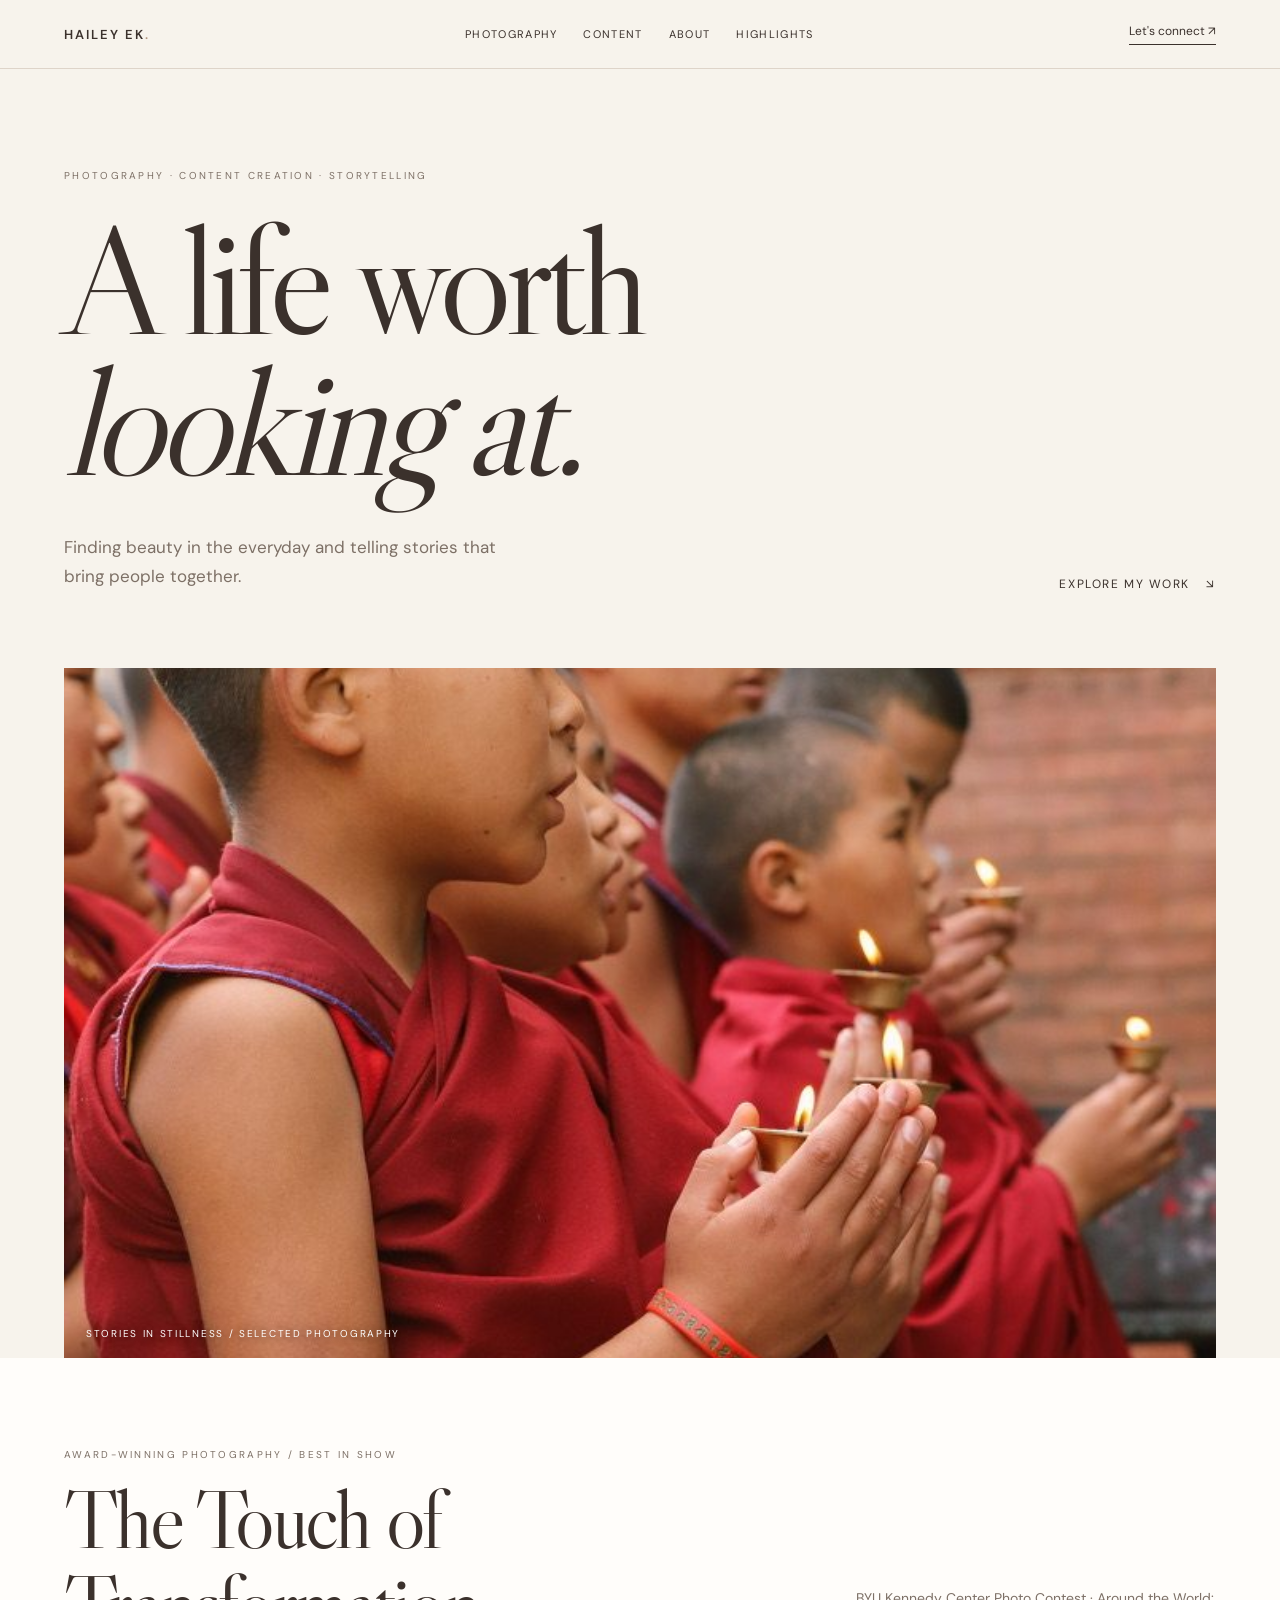
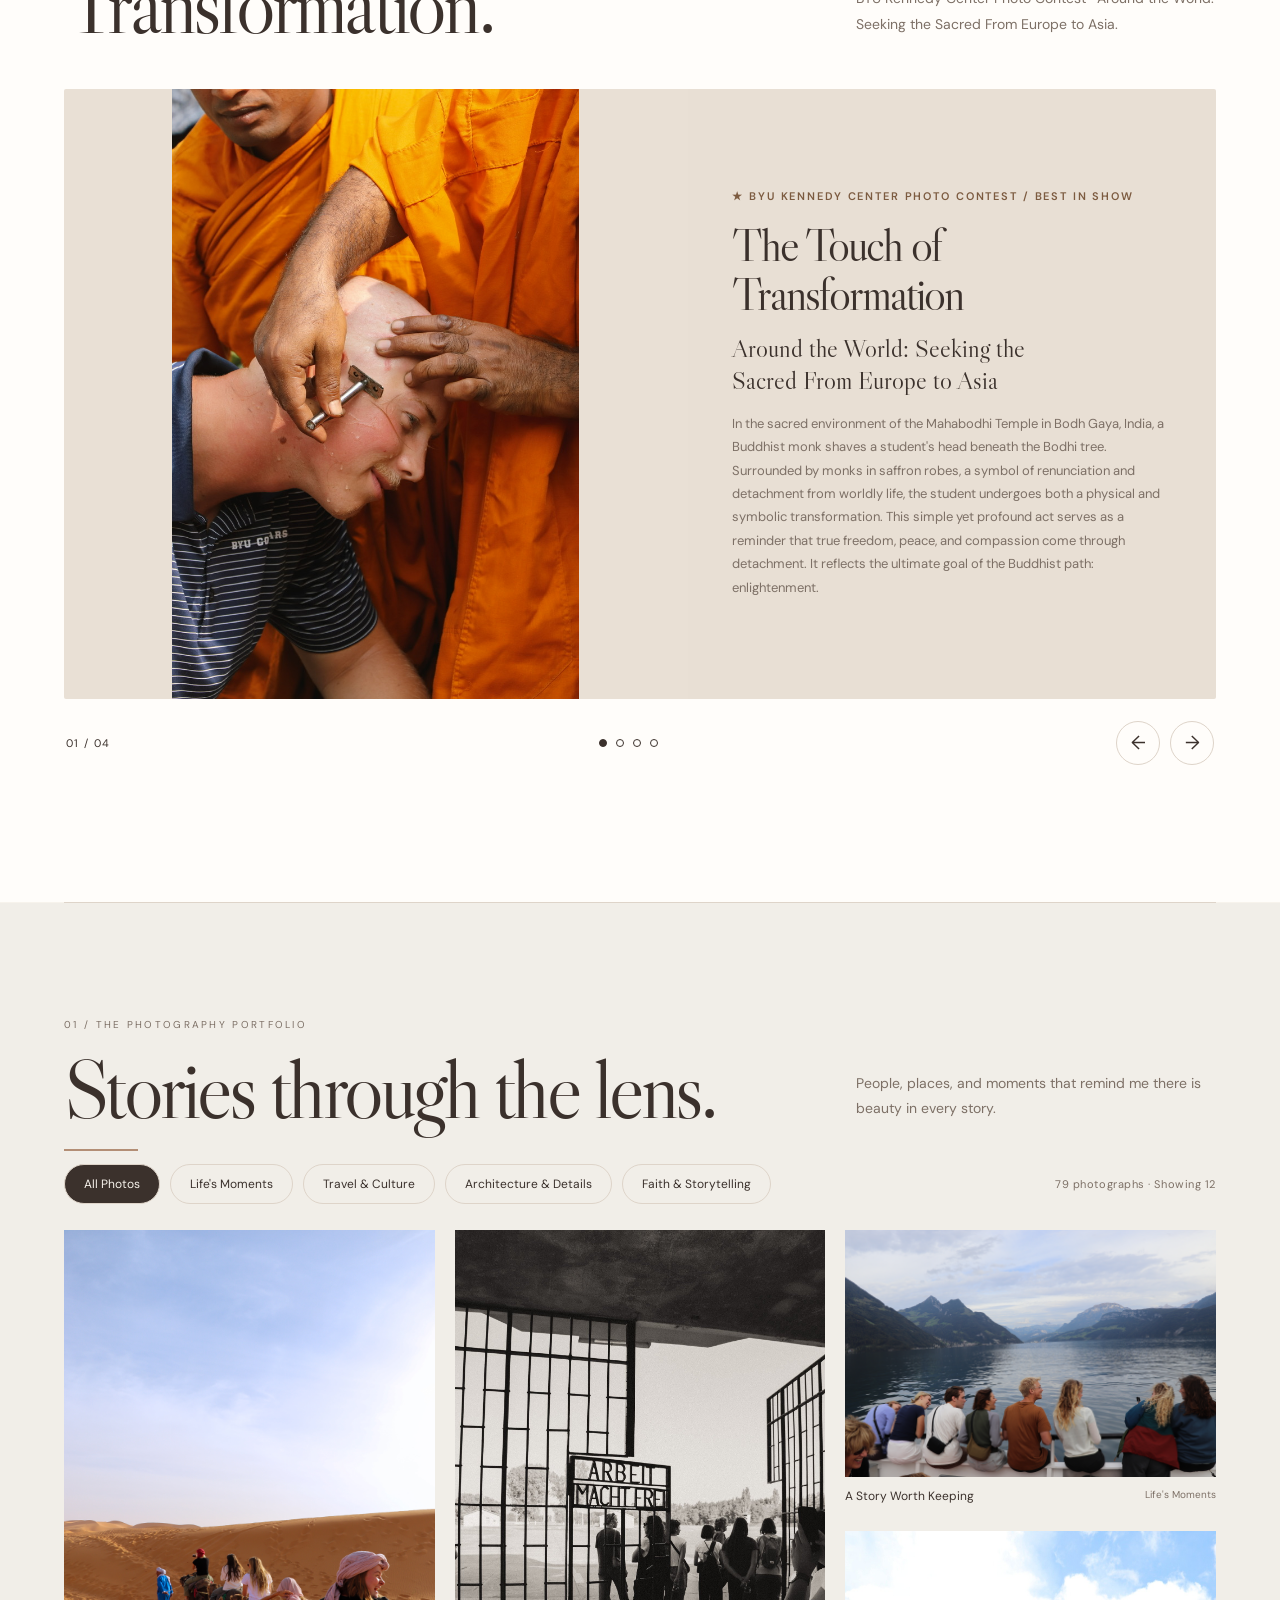
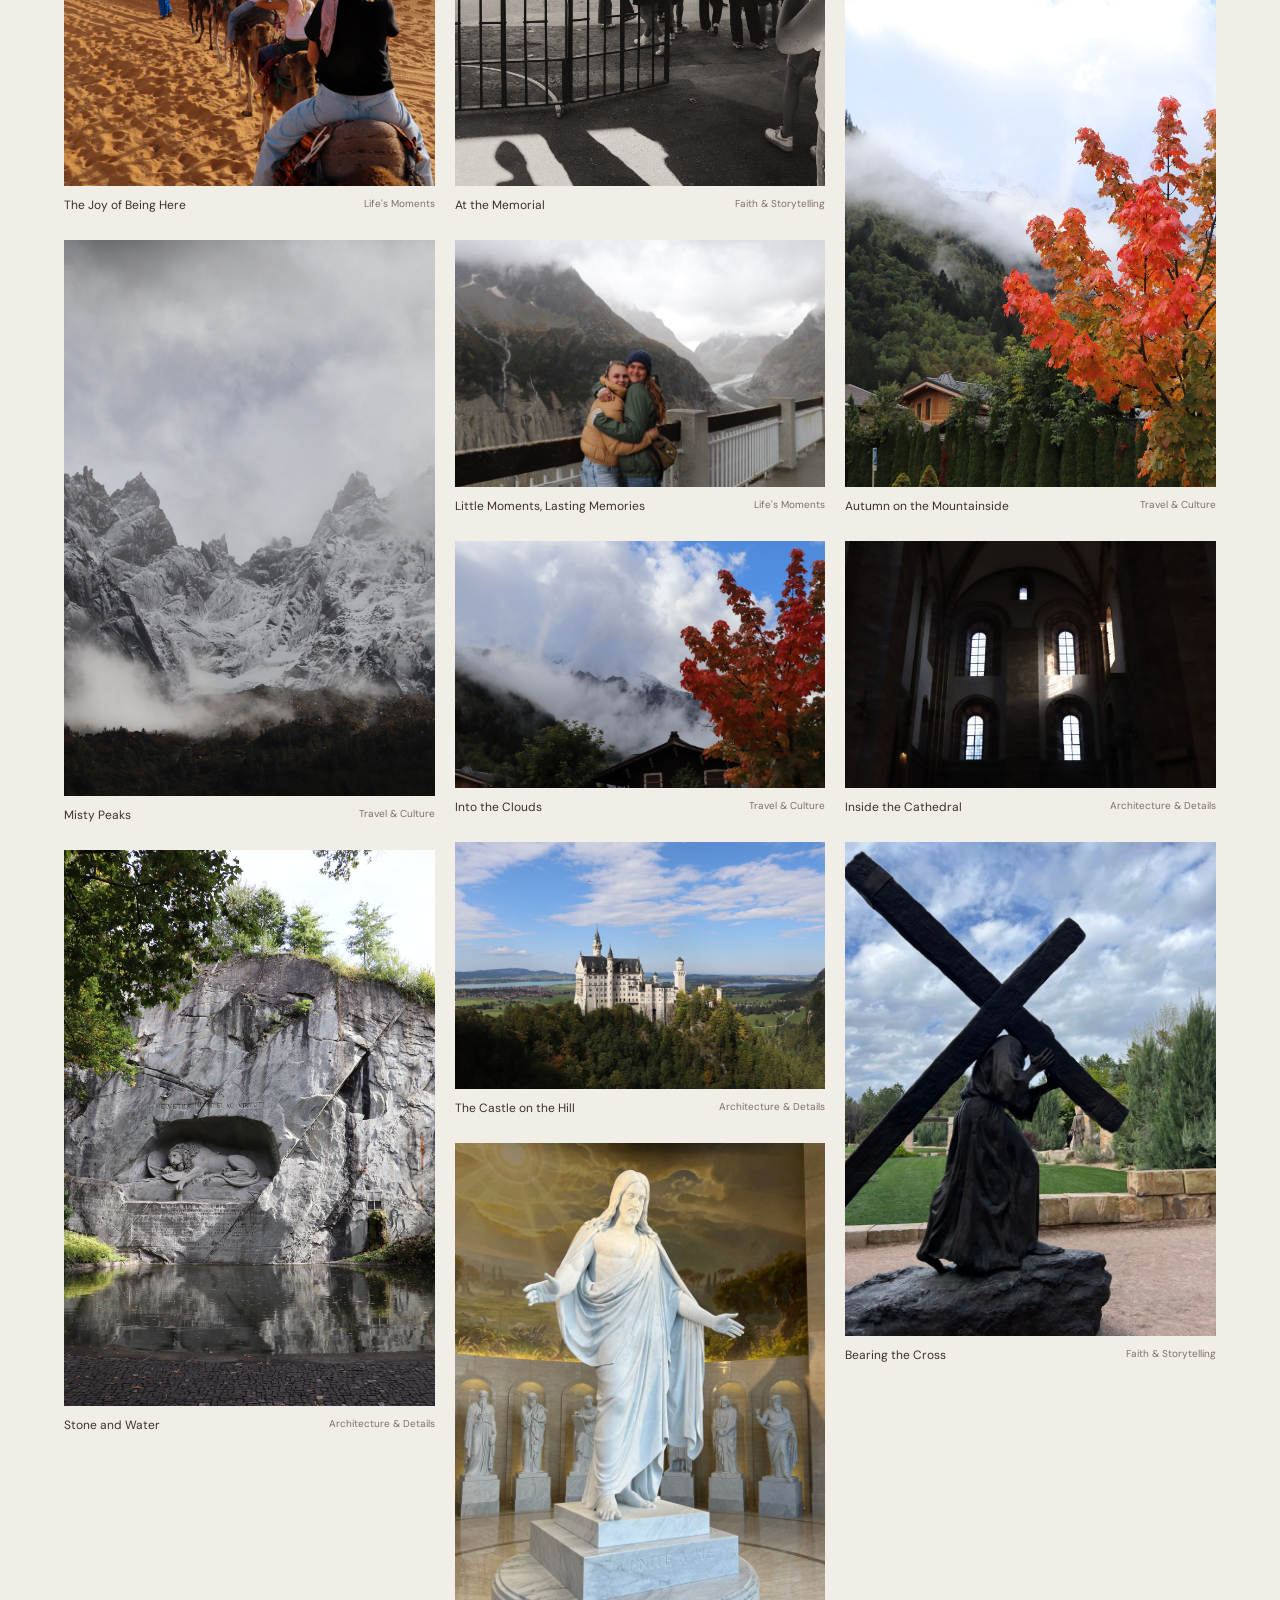
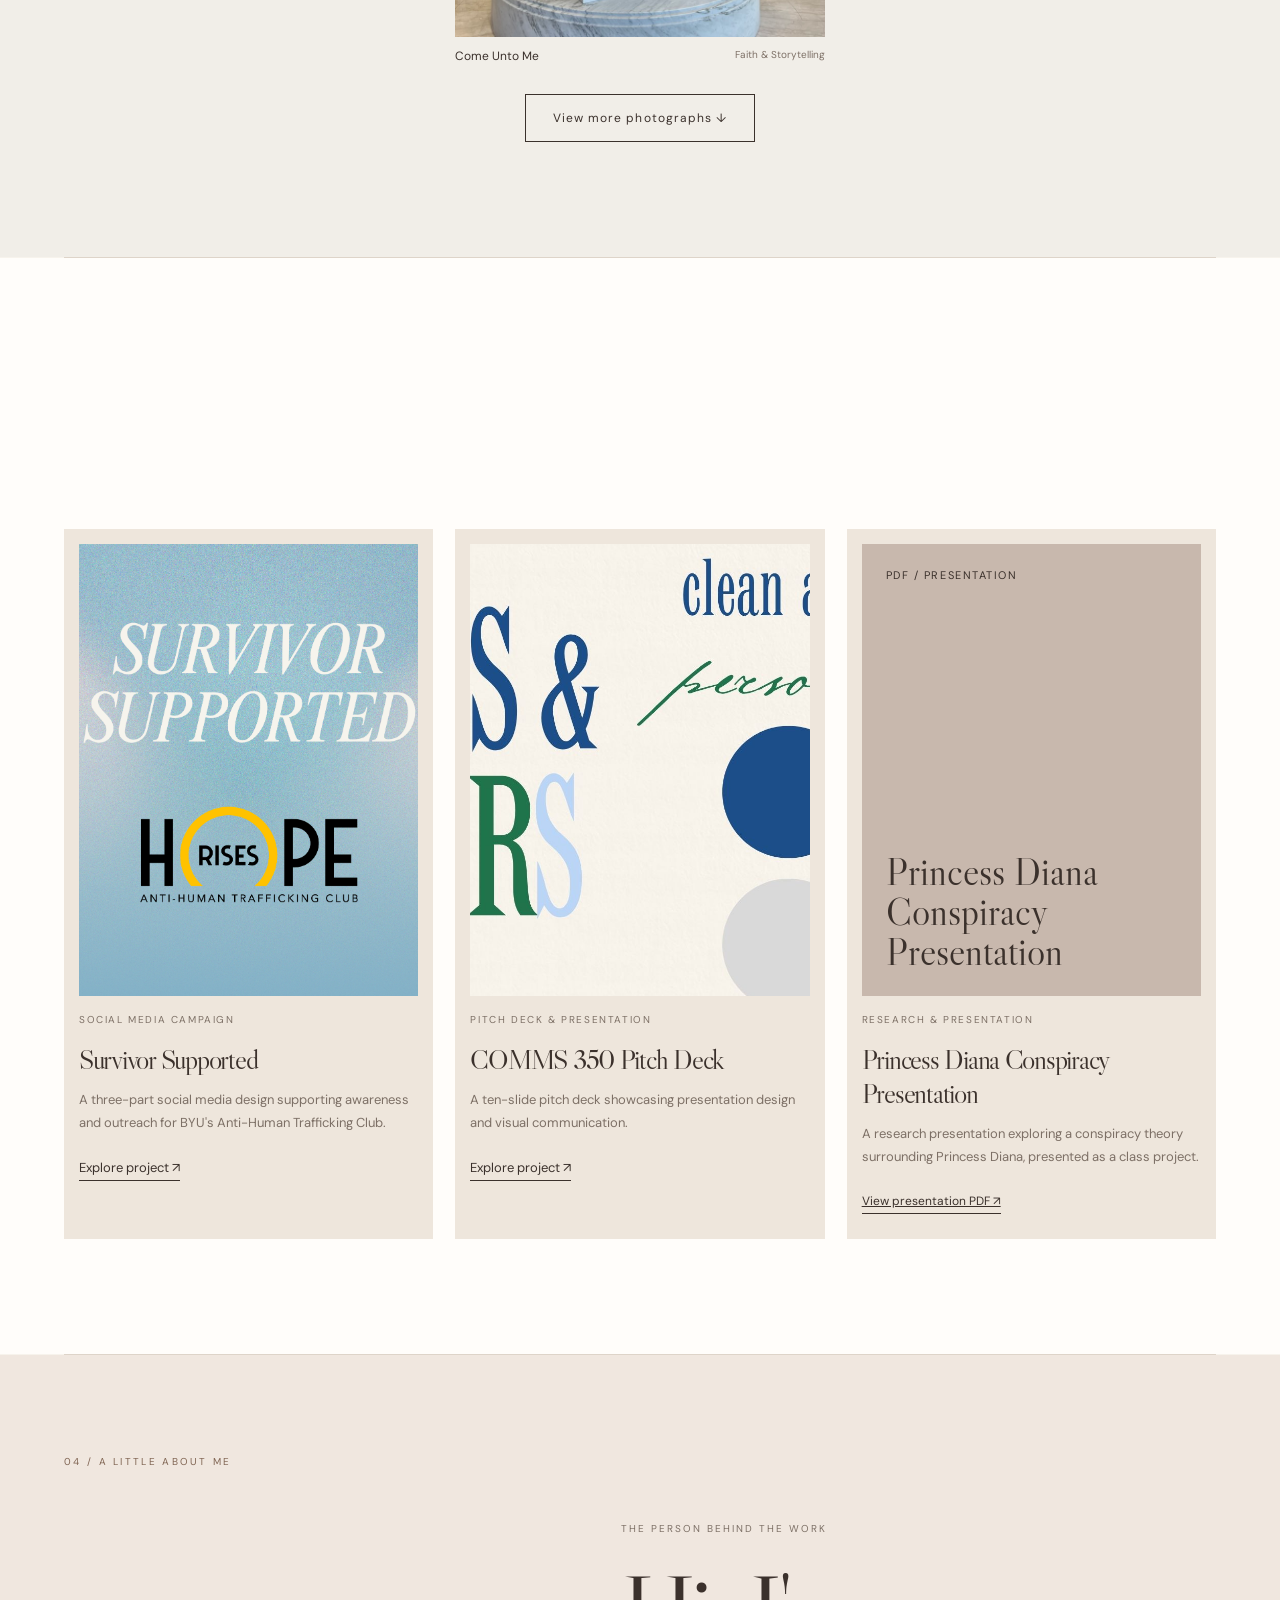
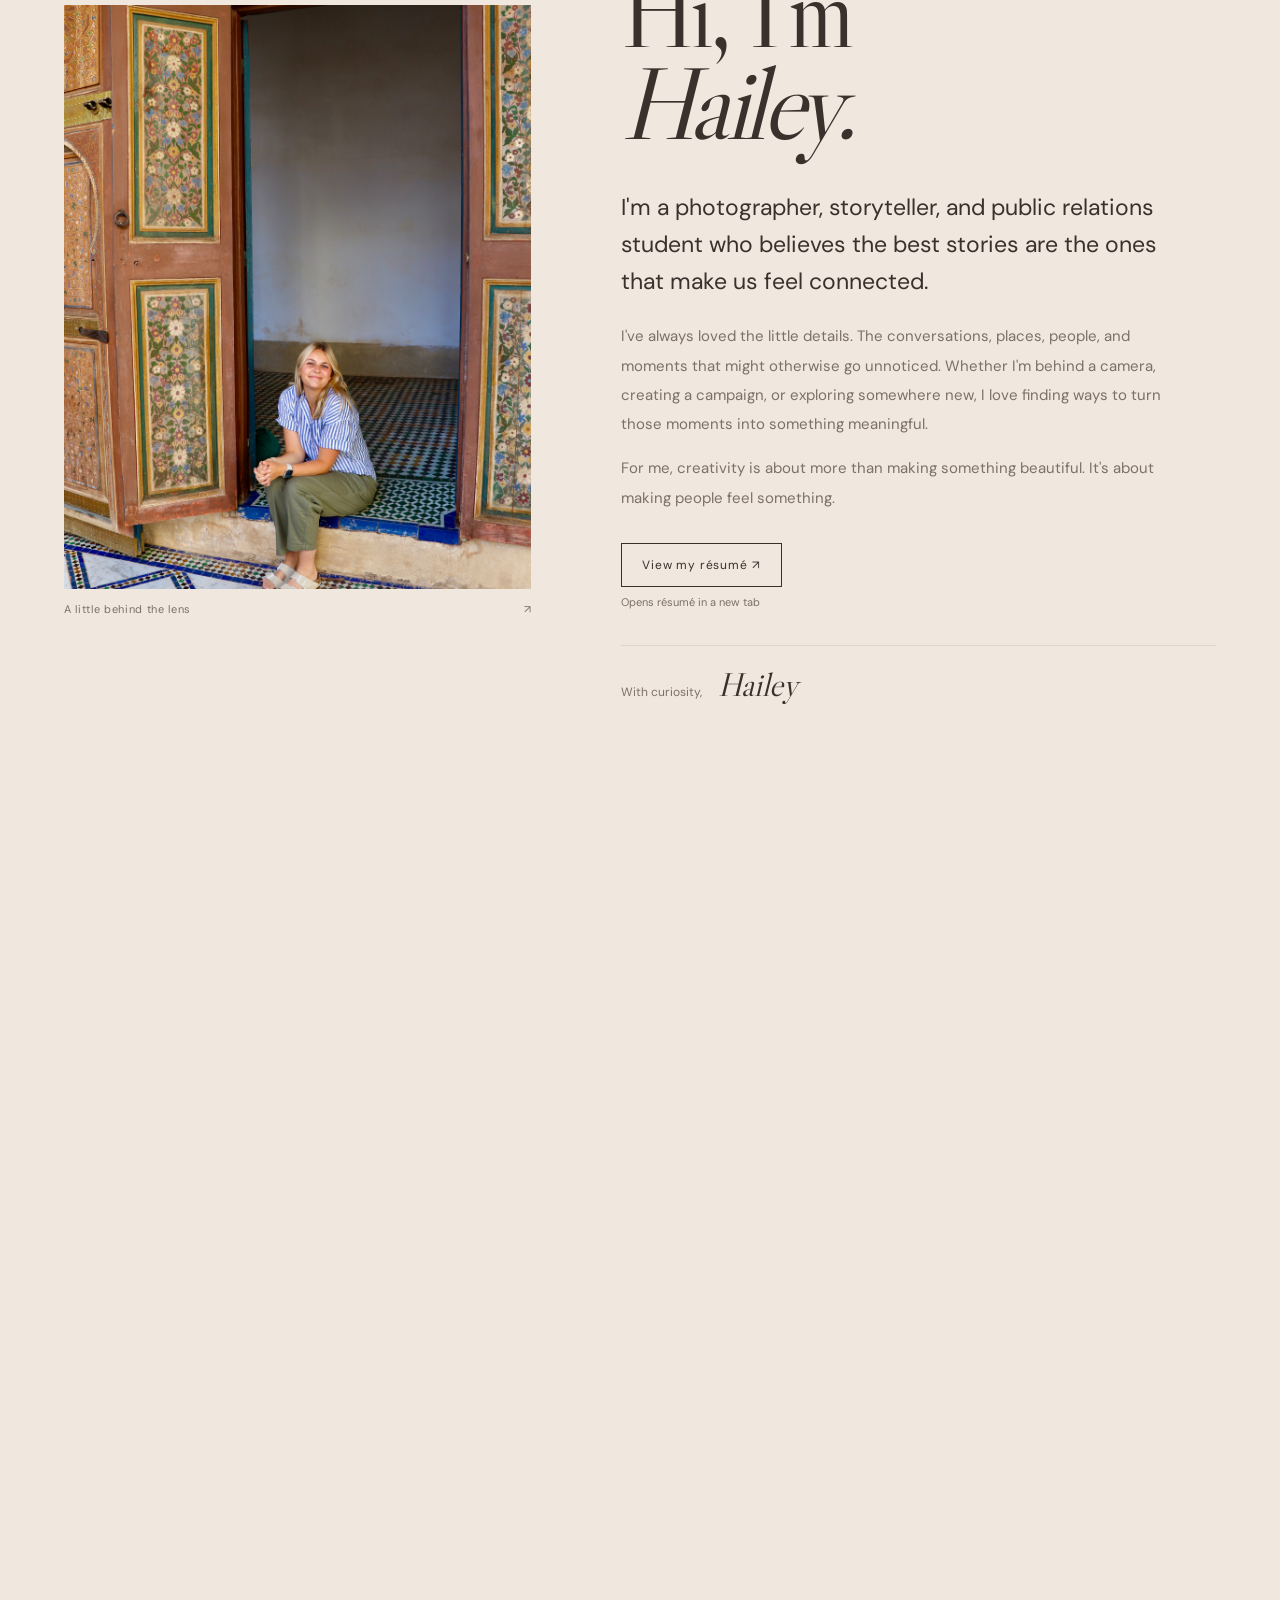
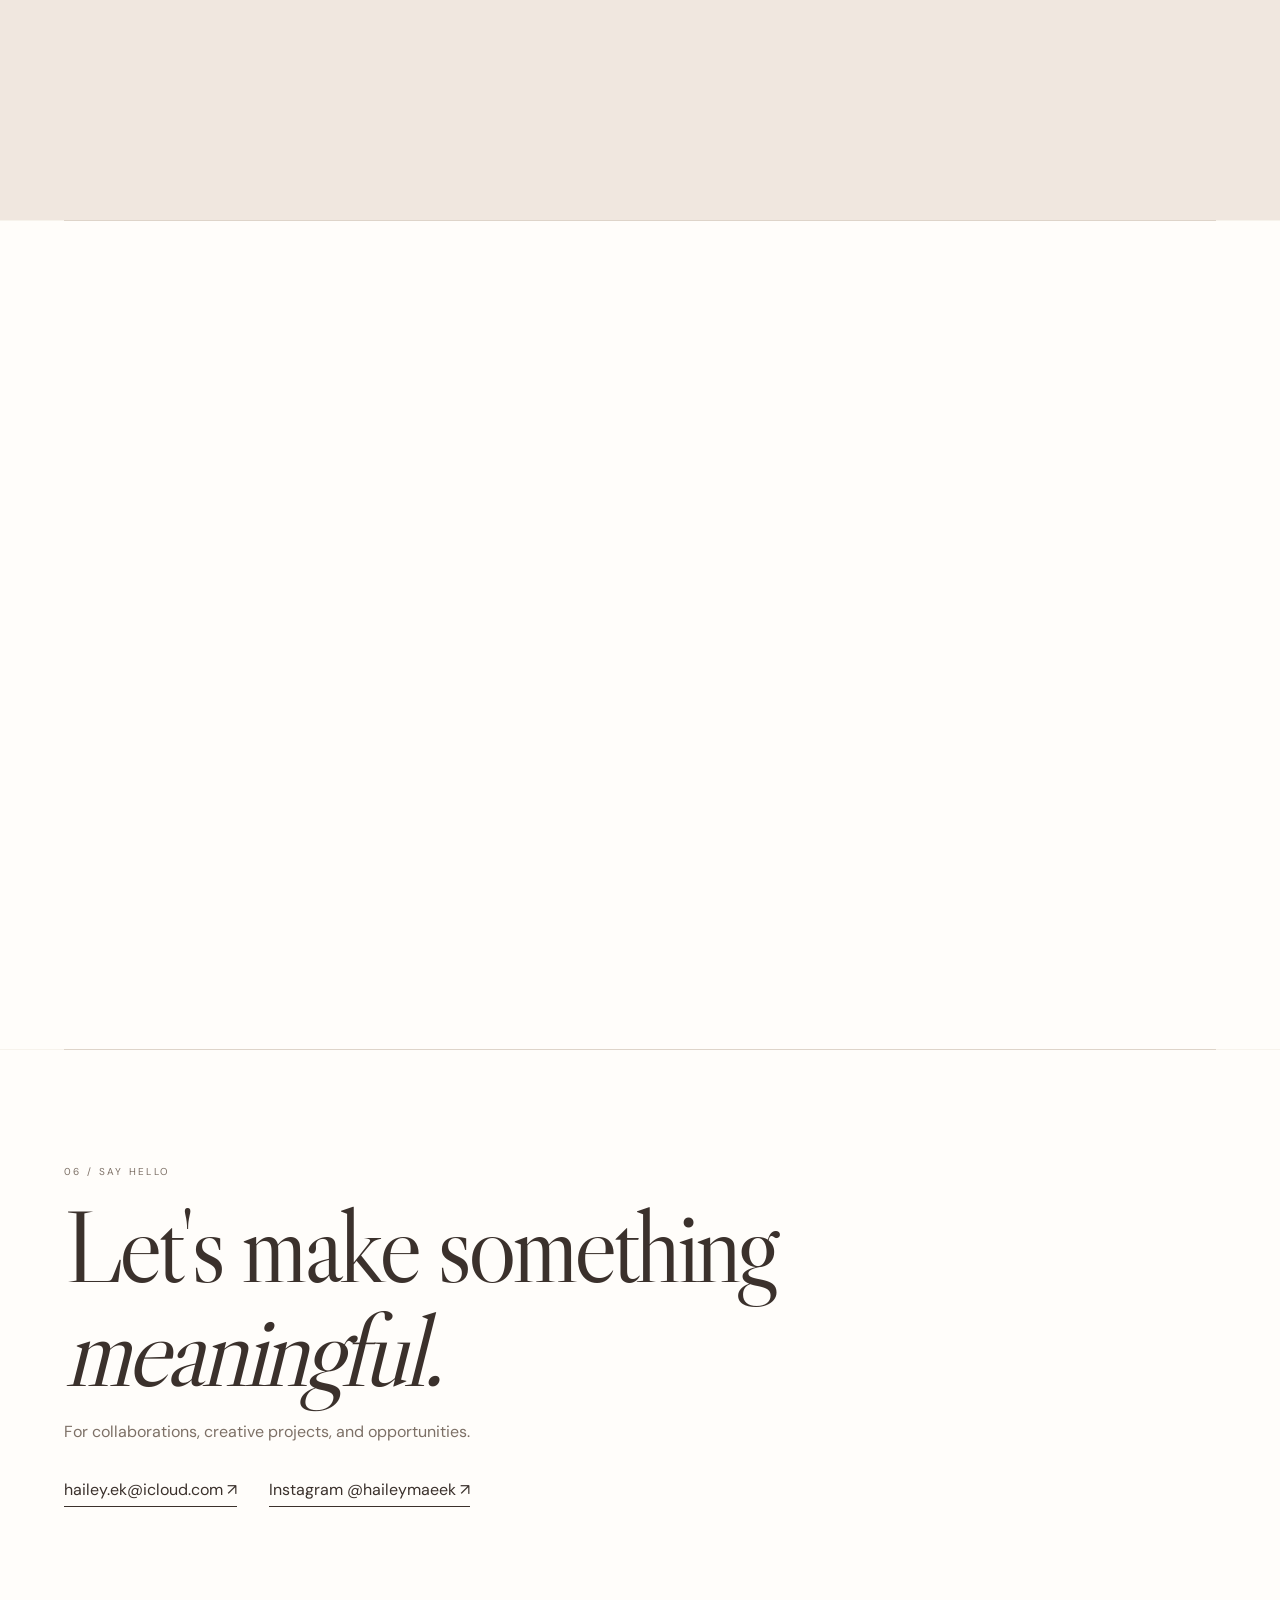
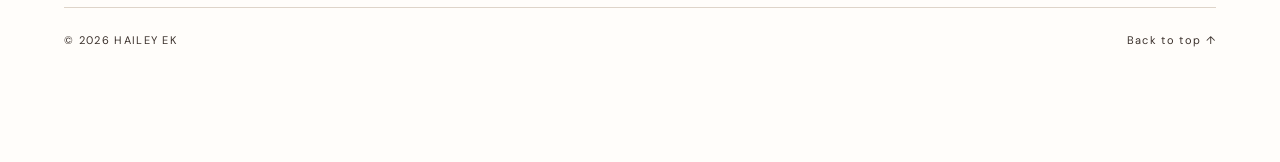
<file: index.html>
<!doctype html><html lang="en"><head><meta charset="utf-8"><meta name="viewport" content="width=device-width,initial-scale=1"><meta name="description" content="Hailey Ek — photography, content creation, and stories worth telling."><meta name="theme-color" content="#f7f3ec"><title>Hailey Ek | Photography & Creative Storytelling</title><link rel="preconnect" href="https://fonts.googleapis.com"><link rel="preconnect" href="https://fonts.gstatic.com" crossorigin><link href="https://fonts.googleapis.com/css2?family=DM+Sans:wght@400;500;600&family=Libre+Caslon+Display&display=swap" rel="stylesheet"><link rel="stylesheet" href="style.css?v=20261017-highlights"></head><body>
<header><nav class="nav" aria-label="Main navigation"><a class="brand" href="#top">HAILEY EK<span class="dot">.</span></a><div class="navlinks"><a href="#photography">Photography</a><a href="#content">Content</a><a href="#about">About</a><a href="#highlights">Highlights</a></div><a class="nav-contact" href="#contact">Let's connect ↗</a></nav></header>
<main id="top"><section class="hero"><div class="eyebrow reveal">PHOTOGRAPHY · CONTENT CREATION · STORYTELLING</div><h1 class="reveal">A life worth<br><em>looking at.</em></h1><div class="hero-bottom reveal"><p>Finding beauty in the everyday and telling stories that bring people together.</p><a class="text-link" href="#photography">Explore my work <span>↘</span></a></div></section>
<div class="hero-frame reveal"><img src="images/photo-10.jpg" alt="Young monks holding candles during a ceremony" fetchpriority="high"><span class="image-credit">STORIES IN STILLNESS / SELECTED PHOTOGRAPHY</span></div>
<section id="featured" class="section featured-section" aria-label="Featured work"><div class="section-heading reveal"><div><div class="eyebrow">AWARD-WINNING PHOTOGRAPHY / BEST IN SHOW</div><h2>The Touch of Transformation.</h2></div><p>BYU Kennedy Center Photo Contest · Around the World: Seeking the Sacred From Europe to Asia.</p></div><div class="featured-shell reveal"><div class="featured-viewport" id="featured-viewport" aria-roledescription="carousel"><div class="featured-track" id="featured-track"></div></div><div class="featured-controls"><span class="featured-count" id="featured-count" aria-live="polite">01 / 04</span><div class="featured-dots" id="featured-dots" aria-label="Choose featured work"></div><div class="featured-arrows"><button type="button" id="featured-prev" aria-label="Previous featured work">←</button><button type="button" id="featured-next" aria-label="Next featured work">→</button></div></div></div></section>
<section id="photography" class="section photography-unified"><div class="section-heading reveal"><div><div class="eyebrow">01 / THE PHOTOGRAPHY PORTFOLIO</div><h2>Stories through the lens.</h2></div><p>People, places, and moments that remind me there is beauty in every story.</p></div><div class="photo-filter-wrap reveal"><div class="filter-bar" role="group" aria-label="Filter photographs by collection"><button class="filter active" data-filter="All" type="button" aria-pressed="true">All Photos</button><button class="filter" data-filter="Life's Moments" type="button" aria-pressed="false">Life's Moments</button><button class="filter" data-filter="Travel & Culture" type="button" aria-pressed="false">Travel & Culture</button><button class="filter" data-filter="Architecture & Details" type="button" aria-pressed="false">Architecture & Details</button><button class="filter" data-filter="Faith & Storytelling" type="button" aria-pressed="false">Faith & Storytelling</button></div><div id="gallery-count" class="photo-gallery-count" aria-live="polite"></div></div><div id="gallery" class="gallery unified-gallery"></div><div class="gallery-more-wrap"><button id="gallery-more" class="gallery-more" type="button" hidden>View more photographs ↓</button></div></section>
<section id="content" class="section"><div class="section-heading reveal"><div><div class="eyebrow">03 / CONTENT CREATION</div><h2>Made to connect.</h2></div><p>Social storytelling in motion: short-form video, creative projects, and ideas brought to life.</p></div><div id="projects" class="project-grid"></div><div id="project-empty" class="project-empty reveal"><span class="eyebrow">COMING SOON / NEW WORK</span><h3>More stories in motion.</h3><p>Reels, social media projects, and video storytelling will live here. The section is ready for new work.</p><div class="film-marks" aria-hidden="true">▶ &nbsp; 9:16 &nbsp; ✳</div></div></section>
<section id="about" class="section about about-editorial"><div class="eyebrow reveal">04 / A LITTLE ABOUT ME</div><div class="about-editorial-grid"><div class="about-portrait-column reveal"><div class="about-portrait-placeholder about-portrait-photo"><img src="IMG_4217%202.JPG" alt="Portrait of Hailey Ek" loading="lazy"></div><div class="about-image-note">A little behind the lens <span>↗</span></div></div><div class="about-editorial-copy reveal"><span class="about-intro-label">THE PERSON BEHIND THE WORK</span><h2>Hi, I'm<br><em>Hailey.</em></h2><p class="about-lead">I'm a photographer, storyteller, and public relations student who believes the best stories are the ones that make us feel connected.</p><p>I've always loved the little details. The conversations, places, people, and moments that might otherwise go unnoticed. Whether I'm behind a camera, creating a campaign, or exploring somewhere new, I love finding ways to turn those moments into something meaningful.</p><p>For me, creativity is about more than making something beautiful. It's about making people feel something.</p><div class="about-resume-link"><a href="Hailey%20Ek%20Resume.png" target="_blank" rel="noopener noreferrer">View my résumé <span aria-hidden="true">↗</span></a><small>Opens résumé in a new tab</small></div><div class="about-signoff">With curiosity, <span>Hailey</span></div></div></div><div class="about-philosophy reveal"><span class="eyebrow">A CREATIVE PHILOSOPHY</span><blockquote>“To love another person is to see the <em>face of God.</em>”</blockquote><p class="about-quote-author">— Victor Hugo, <em>Les Misérables</em></p><p class="about-quote-reflection">This quote reminds me that every person has a story worth seeing and a dignity worth honoring. It inspires me to photograph people with care, to notice the beauty in ordinary moments, and to capture connection rather than just an image. It also shapes the way I communicate with those around me. I want people to feel listened to, understood, and loved, whether I am behind a camera or simply sharing a conversation.</p></div><div class="about-personal reveal"><div class="about-personal-heading"><span class="eyebrow">A FEW THINGS I LOVE</span><span class="about-personal-flourish" aria-hidden="true">✳</span></div><div class="about-personal-grid"><div><span>01 /</span><strong>Places with stories</strong><p>Travel, culture, and seeing the world through new perspectives.</p></div><div><span>02 /</span><strong>People & connection</strong><p>Honest moments, meaningful relationships, and conversations worth remembering.</p></div><div><span>03 /</span><strong>Creating with purpose</strong><p>Photography, communication, and ideas that make people feel something.</p></div></div></div></section>
<section id="highlights" class="section highlights-section"><div class="section-heading reveal"><div><div class="eyebrow">05 / BEYOND THE LENS</div><h2>Work worth sharing.</h2></div><p>A few milestones, experiences, and skills behind the creative work.</p></div><div class="highlights-grid"><article class="highlight-item reveal"><span class="highlight-number">01 / RECOGNITION</span><h3>Best in Show</h3><p>BYU Kennedy Center Photo Contest · <em>The Touch of Transformation</em></p><a href="#featured">See the winning photograph ↗</a></article><article class="highlight-item reveal"><span class="highlight-number">02 / CERTIFICATIONS</span><h3>Public Relations &amp; Digital Marketing</h3><p>Certified in Social Media Listening — Meltwater<br>Certified in Media Relations — Muck Rack Academy<br>Certified in SEO &amp; Digital Marketing — Semrush Academy</p></article><article class="highlight-item reveal"><span class="highlight-number">03 / SKILLS</span><h3>Stories across mediums</h3><p>Photography, content creation, visual storytelling, Adobe Lightroom and Photoshop, and Spanish-language communication.</p></article></div><div class="highlights-resume reveal"><span>Interested in the experience behind the work?</span><a href="Hailey%20Ek%20Resume.png" target="_blank" rel="noopener noreferrer">Explore my résumé ↗</a></div></section>
<footer id="contact" class="section footer"><div class="eyebrow">06 / SAY HELLO</div><h2>Let's make something<br><em>meaningful.</em></h2><p>For collaborations, creative projects, and opportunities.</p><div class="contact-links"><a href="mailto:hailey.ek@icloud.com" aria-label="Email Hailey Ek">hailey.ek@icloud.com ↗</a><a href="https://www.instagram.com/haileymaeek/" target="_blank" rel="noopener noreferrer" aria-label="Hailey Ek on Instagram">Instagram @haileymaeek ↗</a></div><div class="footer-bottom"><span>© <span id="year"></span> HAILEY EK</span><a href="#top">Back to top ↑</a></div></footer></main>
<div class="viewer" id="viewer" role="dialog" aria-modal="true" aria-label="Photography viewer" aria-hidden="true"><div class="viewer-top"><span id="viewer-number"></span><button id="viewer-close" aria-label="Close photo viewer">Close ×</button></div><button class="viewer-arrow prev" id="viewer-prev" aria-label="Previous photo">←</button><div class="viewer-image"><img id="viewer-img" alt=""><div class="viewer-caption"><strong id="viewer-title"></strong><span id="viewer-category"></span></div></div><button class="viewer-arrow next" id="viewer-next" aria-label="Next photo">→</button></div>
<div class="collection-modal" id="collection-modal" role="dialog" aria-modal="true" aria-label="Photography collection" aria-hidden="true"><div class="collection-modal-inner"><button id="collection-close" class="collection-close">← Back to collections</button><div class="eyebrow">A PHOTOGRAPHY COLLECTION</div><h2 id="collection-title"></h2><p id="collection-desc"></p><div id="collection-photos" class="gallery"></div></div></div>
<div class="project-modal" id="project-modal" role="dialog" aria-modal="true" aria-label="Creative project" aria-hidden="true"><div class="project-modal-inner"><button id="project-close" class="project-close">← Back to projects</button><div class="eyebrow" id="project-type"></div><h2 id="project-title"></h2><p id="project-description"></p><div id="project-slides" class="project-slides"></div></div></div>
<script src="photos.js?v=20261017-2"></script><script src="projects.js?v=20261017-projects"></script><script src="script.js?v=20261017-mixed-gallery"></script></body></html>
</file>
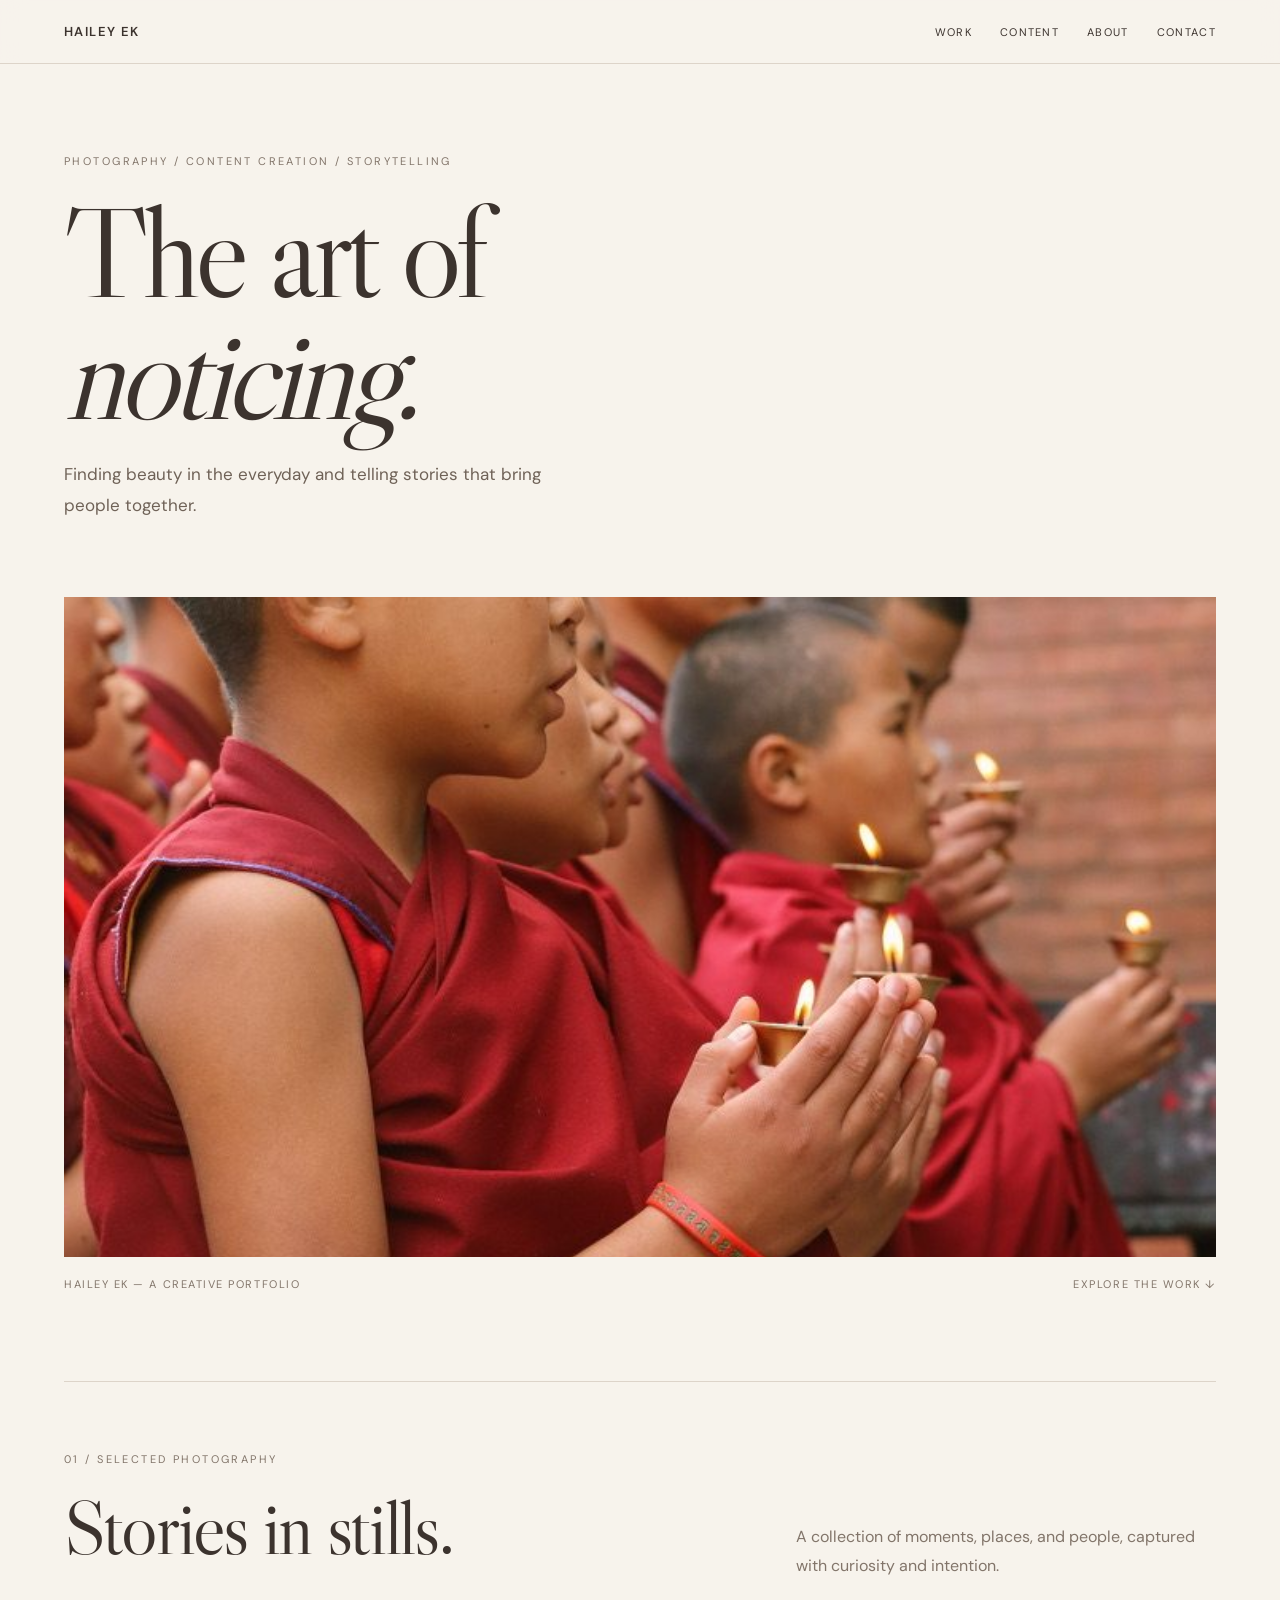
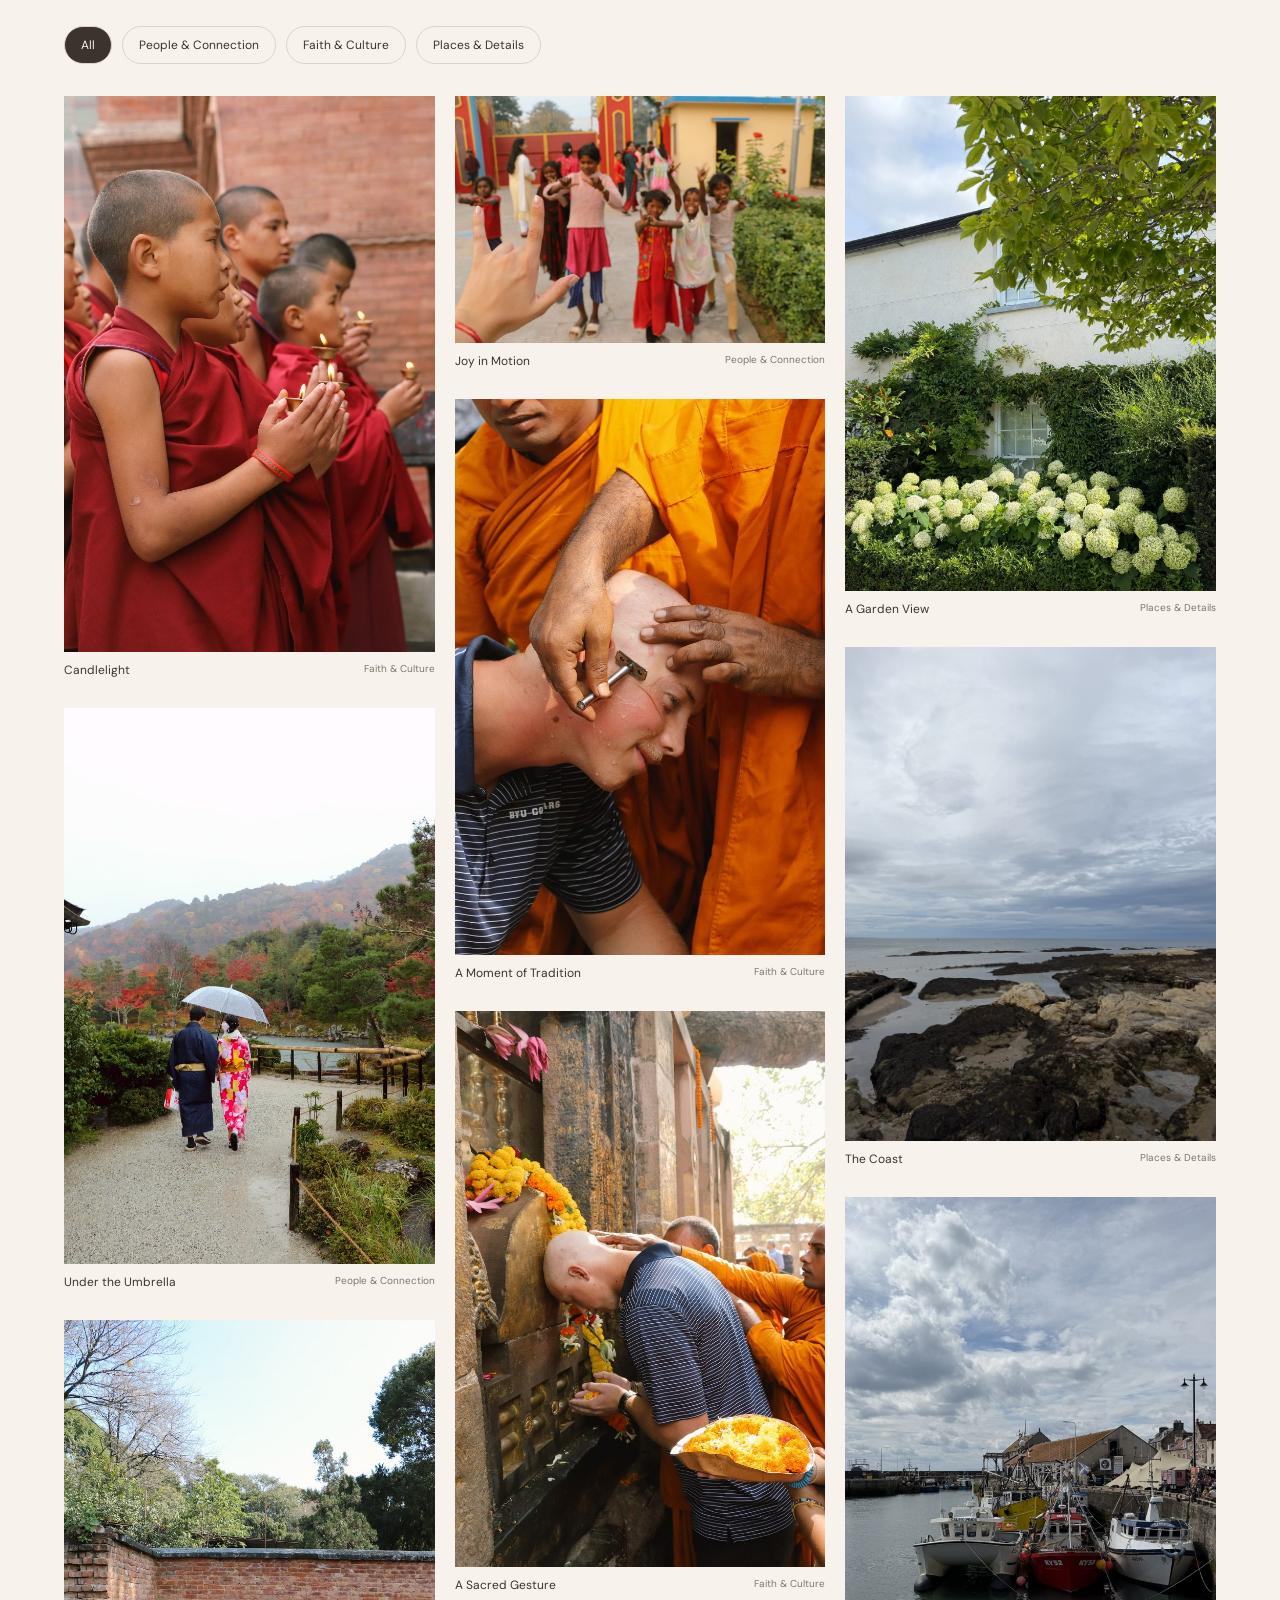
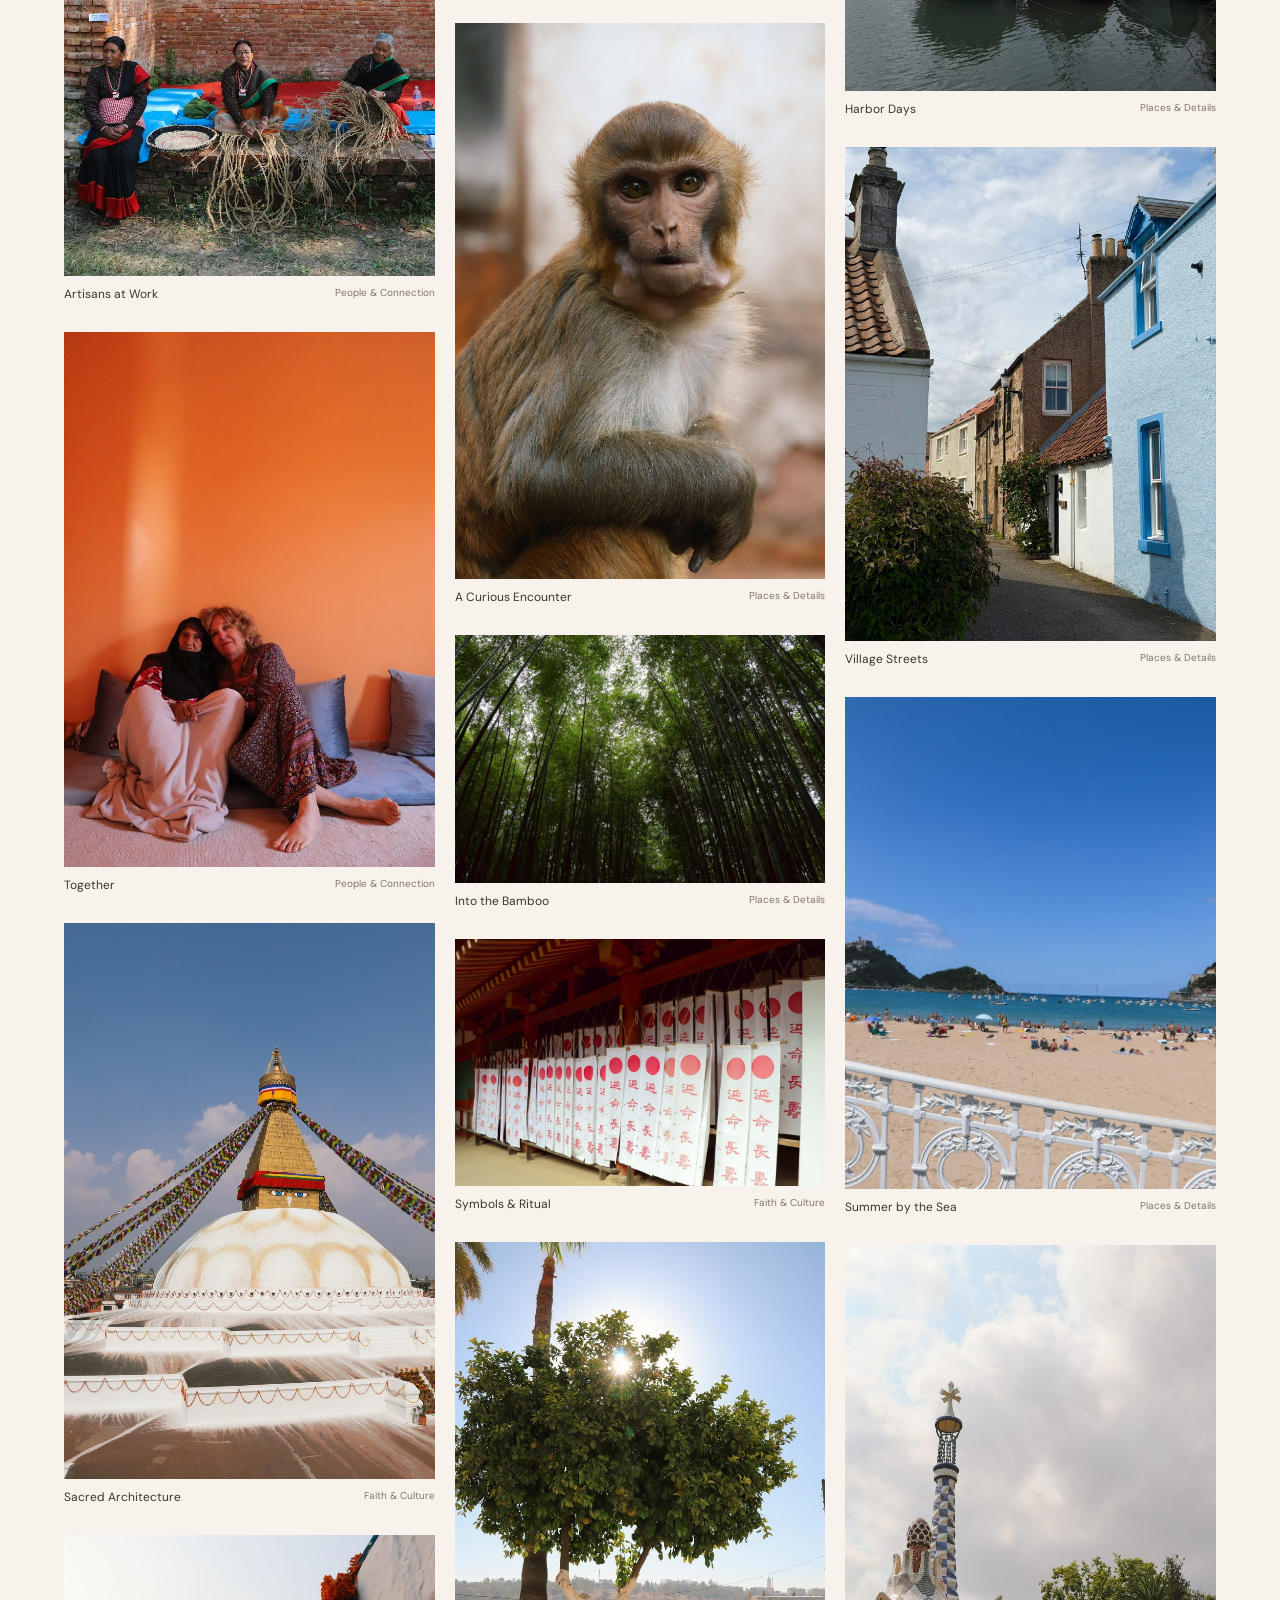
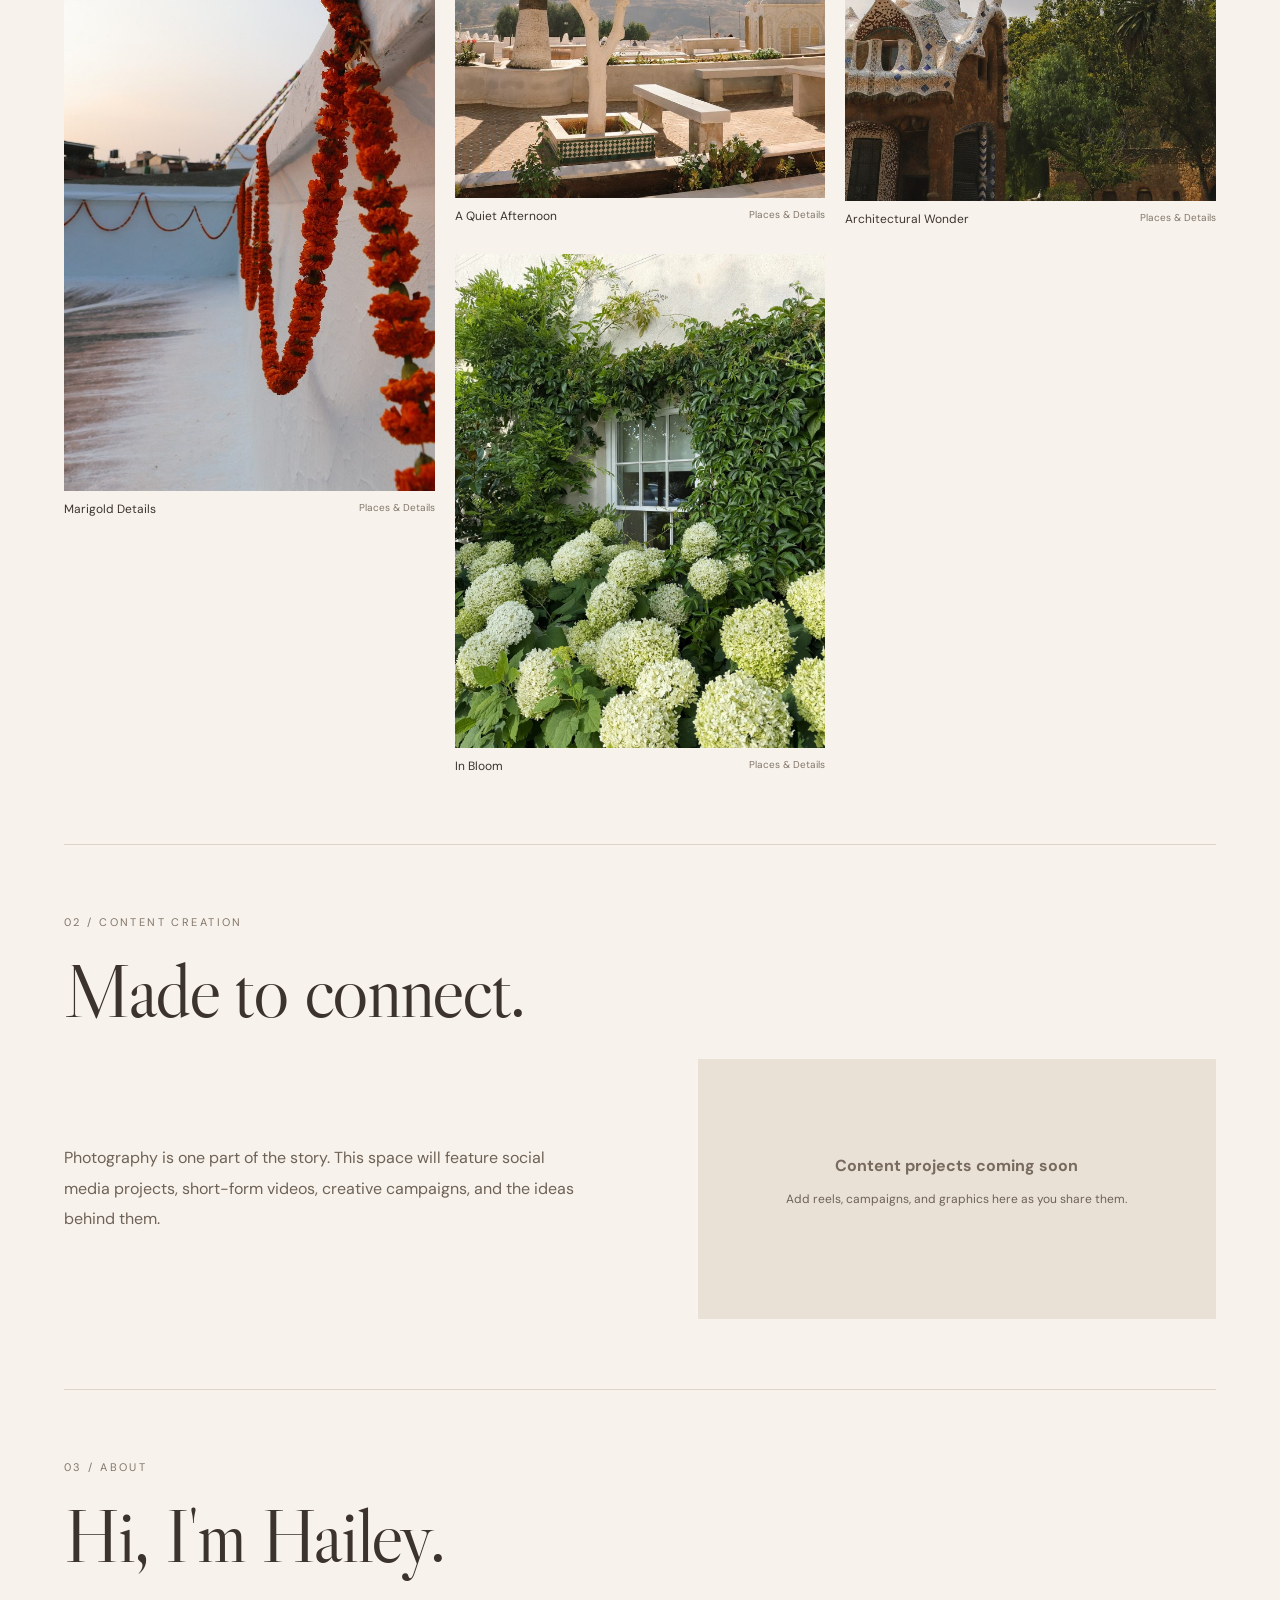
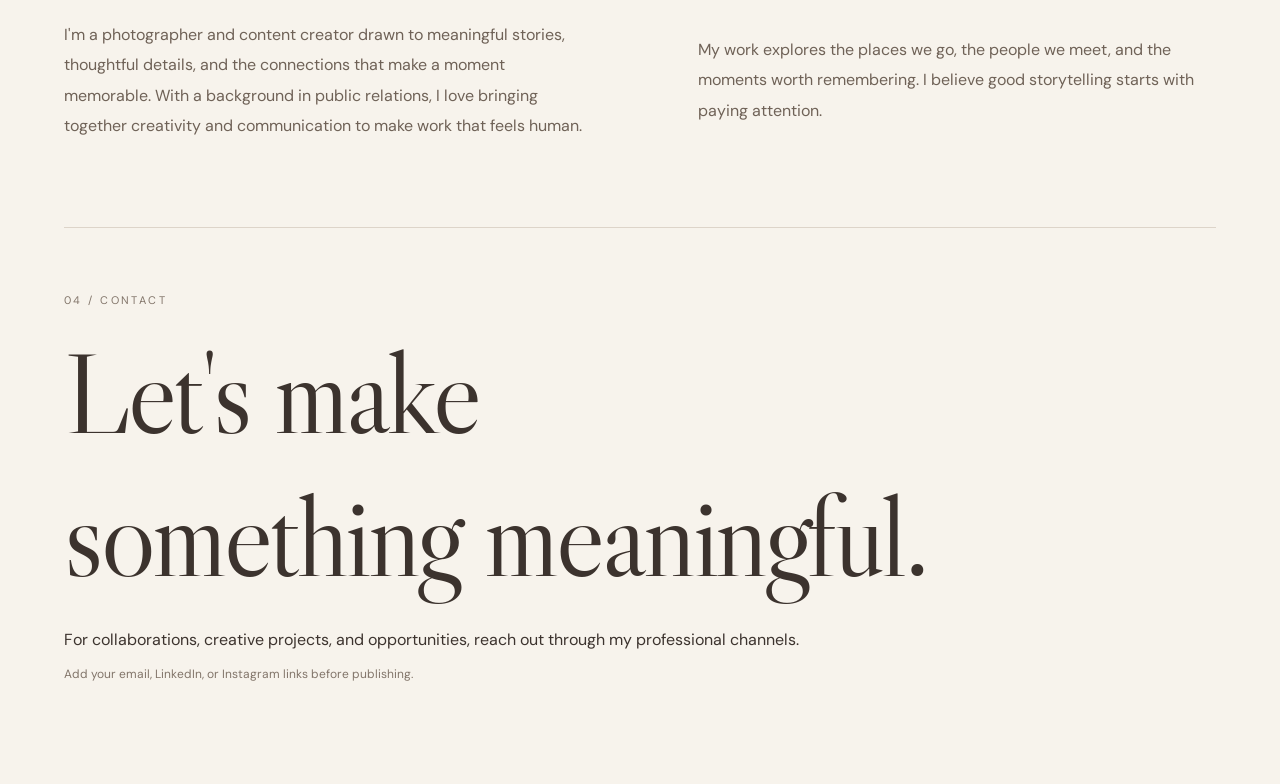
<file: haileyek-portfolio/index.html>
<!doctype html><html lang="en"><head><meta charset="utf-8"><meta name="viewport" content="width=device-width,initial-scale=1"><meta name="description" content="Hailey Ek — photography, content creation, and meaningful storytelling."><title>Hailey Ek | Creative Portfolio</title><link rel="preconnect" href="https://fonts.googleapis.com"><link rel="preconnect" href="https://fonts.gstatic.com" crossorigin><link href="https://fonts.googleapis.com/css2?family=DM+Sans:wght@400;500;600&family=Libre+Caslon+Display&display=swap" rel="stylesheet"><style>
:root{--cream:#f7f3ec;--ink:#3c332e;--muted:#82756a;--line:#ddd4c9}*{box-sizing:border-box}html{scroll-behavior:smooth}body{margin:0;background:var(--cream);color:var(--ink);font-family:'DM Sans',Arial,sans-serif}a{color:inherit;text-decoration:none}button{font:inherit}header{position:sticky;top:0;z-index:5;background:#f7f3eced;backdrop-filter:blur(12px);border-bottom:1px solid var(--line)}.nav{max-width:1320px;margin:auto;padding:23px 5%;display:flex;align-items:center;justify-content:space-between}.brand{font-weight:600;letter-spacing:.11em;font-size:13px}.navlinks{display:flex;gap:28px;text-transform:uppercase;letter-spacing:.12em;font-size:11px}.navlinks a:hover,.filter:hover{opacity:.55}main{max-width:1320px;margin:auto;padding:0 5%}.eyebrow{text-transform:uppercase;letter-spacing:.22em;font-size:11px;color:var(--muted)}h1,h2,h3{font-family:'Libre Caslon Display',Georgia,serif;font-weight:400}h1{font-size:clamp(65px,10vw,152px);line-height:.95;letter-spacing:-.045em;margin:24px 0}h2{font-size:clamp(45px,6vw,86px);letter-spacing:-.03em;margin:14px 0 22px}.hero{padding:90px 0 60px}.hero-sub{max-width:510px;font-size:17px;line-height:1.8;color:#6f6257}.hero-img{width:100%;height:clamp(340px,55vw,660px);object-fit:cover;object-position:center 48%;display:block}.underhero{display:flex;justify-content:space-between;gap:15px;padding:20px 0 90px;font-size:11px;letter-spacing:.14em;text-transform:uppercase;color:var(--muted)}section{padding:70px 0;border-top:1px solid var(--line)}.section-head{display:flex;align-items:end;justify-content:space-between;gap:25px;margin-bottom:30px}.section-head p{max-width:420px;color:var(--muted);line-height:1.8}.filters{display:flex;gap:10px;flex-wrap:wrap;margin:0 0 32px}.filter{border:1px solid var(--line);background:transparent;color:var(--ink);padding:10px 16px;border-radius:30px;cursor:pointer;font-size:12px}.filter.active{background:var(--ink);color:var(--cream)}.gallery{columns:3 250px;column-gap:20px}.photo{break-inside:avoid;margin:0 0 30px}.photo[hidden]{display:none}.photo-button{padding:0;border:0;background:transparent;display:block;width:100%;cursor:zoom-in;overflow:hidden}.photo img{width:100%;height:auto;display:block;transition:transform .5s}.photo-button:hover img{transform:scale(1.035)}figcaption{display:flex;justify-content:space-between;gap:12px;padding-top:10px;font-size:12px}figcaption small{font-size:10px;color:var(--muted);text-align:right}.split{display:grid;grid-template-columns:1fr 1fr;gap:10%;align-items:center}.split p{line-height:1.9;color:#6f6257}.content-placeholder{background:#e9e1d6;min-height:260px;display:flex;align-items:center;justify-content:center;text-align:center;padding:30px;color:#786b5e}.footer{padding:65px 0 90px}.footer h2{font-size:clamp(60px,9vw,130px)}.small{font-size:12px;color:var(--muted)}.lightbox{position:fixed;inset:0;background:#211b18ee;z-index:20;display:none;align-items:center;justify-content:center;padding:50px}.lightbox.open{display:flex}.lightbox img{max-width:100%;max-height:85vh;object-fit:contain}.close{position:absolute;right:24px;top:20px;color:white;background:none;border:0;font-size:32px;cursor:pointer}@media(max-width:700px){.navlinks{gap:13px;font-size:10px}.nav{padding:19px 5%}.hero{padding-top:65px}.section-head,.split{display:block}.gallery{columns:2 145px;column-gap:12px}figcaption{display:block}figcaption small{display:block;text-align:left;margin-top:4px}.underhero{padding-bottom:55px}section{padding:55px 0}}
</style></head><body><header><nav class="nav"><a class="brand" href="#top">HAILEY EK</a><div class="navlinks"><a href="#work">Work</a><a href="#content">Content</a><a href="#about">About</a><a href="#contact">Contact</a></div></nav></header><main id="top"><section class="hero" style="border:0"><div class="eyebrow">Photography / Content Creation / Storytelling</div><h1>The art of<br><em>noticing.</em></h1><p class="hero-sub">Finding beauty in the everyday and telling stories that bring people together.</p></section><img class="hero-img" src="images/photo-10.jpg" alt="Young monks holding candlelights"><div class="underhero"><span>Hailey Ek — A creative portfolio</span><a href="#work">Explore the work ↓</a></div><section id="work"><div class="section-head"><div><div class="eyebrow">01 / Selected Photography</div><h2>Stories in stills.</h2></div><p>A collection of moments, places, and people, captured with curiosity and intention.</p></div><div class="filters"><button class="filter active" data-filter="All">All</button><button class="filter" data-filter="People & Connection">People & Connection</button><button class="filter" data-filter="Faith & Culture">Faith & Culture</button><button class="filter" data-filter="Places & Details">Places & Details</button></div><div class="gallery"><figure class="photo" data-category="Faith & Culture"><button class="photo-button" type="button" aria-label="View Candlelight" onclick="openPhoto(9)"><img src="images/photo-10.jpg" alt="Candlelight" loading="lazy"></button><figcaption><span>Candlelight</span><small>Faith & Culture</small></figcaption></figure>
<figure class="photo" data-category="People & Connection"><button class="photo-button" type="button" aria-label="View Under the Umbrella" onclick="openPhoto(3)"><img src="images/photo-04.jpg" alt="Under the Umbrella" loading="lazy"></button><figcaption><span>Under the Umbrella</span><small>People & Connection</small></figcaption></figure>
<figure class="photo" data-category="People & Connection"><button class="photo-button" type="button" aria-label="View Artisans at Work" onclick="openPhoto(5)"><img src="images/photo-06.jpg" alt="Artisans at Work" loading="lazy"></button><figcaption><span>Artisans at Work</span><small>People & Connection</small></figcaption></figure>
<figure class="photo" data-category="People & Connection"><button class="photo-button" type="button" aria-label="View Together" onclick="openPhoto(12)"><img src="images/photo-13.jpg" alt="Together" loading="lazy"></button><figcaption><span>Together</span><small>People & Connection</small></figcaption></figure>
<figure class="photo" data-category="Faith & Culture"><button class="photo-button" type="button" aria-label="View Sacred Architecture" onclick="openPhoto(7)"><img src="images/photo-08.jpg" alt="Sacred Architecture" loading="lazy"></button><figcaption><span>Sacred Architecture</span><small>Faith & Culture</small></figcaption></figure>
<figure class="photo" data-category="Places & Details"><button class="photo-button" type="button" aria-label="View Marigold Details" onclick="openPhoto(8)"><img src="images/photo-09.jpg" alt="Marigold Details" loading="lazy"></button><figcaption><span>Marigold Details</span><small>Places & Details</small></figcaption></figure>
<figure class="photo" data-category="People & Connection"><button class="photo-button" type="button" aria-label="View Joy in Motion" onclick="openPhoto(10)"><img src="images/photo-11.jpg" alt="Joy in Motion" loading="lazy"></button><figcaption><span>Joy in Motion</span><small>People & Connection</small></figcaption></figure>
<figure class="photo" data-category="Faith & Culture"><button class="photo-button" type="button" aria-label="View A Moment of Tradition" onclick="openPhoto(0)"><img src="images/photo-01.jpg" alt="A Moment of Tradition" loading="lazy"></button><figcaption><span>A Moment of Tradition</span><small>Faith & Culture</small></figcaption></figure>
<figure class="photo" data-category="Faith & Culture"><button class="photo-button" type="button" aria-label="View A Sacred Gesture" onclick="openPhoto(1)"><img src="images/photo-02.jpg" alt="A Sacred Gesture" loading="lazy"></button><figcaption><span>A Sacred Gesture</span><small>Faith & Culture</small></figcaption></figure>
<figure class="photo" data-category="Places & Details"><button class="photo-button" type="button" aria-label="View A Curious Encounter" onclick="openPhoto(6)"><img src="images/photo-07.jpg" alt="A Curious Encounter" loading="lazy"></button><figcaption><span>A Curious Encounter</span><small>Places & Details</small></figcaption></figure>
<figure class="photo" data-category="Places & Details"><button class="photo-button" type="button" aria-label="View Into the Bamboo" onclick="openPhoto(4)"><img src="images/photo-05.jpg" alt="Into the Bamboo" loading="lazy"></button><figcaption><span>Into the Bamboo</span><small>Places & Details</small></figcaption></figure>
<figure class="photo" data-category="Faith & Culture"><button class="photo-button" type="button" aria-label="View Symbols &amp; Ritual" onclick="openPhoto(2)"><img src="images/photo-03.jpg" alt="Symbols &amp; Ritual" loading="lazy"></button><figcaption><span>Symbols &amp; Ritual</span><small>Faith & Culture</small></figcaption></figure>
<figure class="photo" data-category="Places & Details"><button class="photo-button" type="button" aria-label="View A Quiet Afternoon" onclick="openPhoto(11)"><img src="images/photo-12.jpg" alt="A Quiet Afternoon" loading="lazy"></button><figcaption><span>A Quiet Afternoon</span><small>Places & Details</small></figcaption></figure>
<figure class="photo" data-category="Places & Details"><button class="photo-button" type="button" aria-label="View In Bloom" onclick="openPhoto(13)"><img src="images/photo-14.jpg" alt="In Bloom" loading="lazy"></button><figcaption><span>In Bloom</span><small>Places & Details</small></figcaption></figure>
<figure class="photo" data-category="Places & Details"><button class="photo-button" type="button" aria-label="View A Garden View" onclick="openPhoto(14)"><img src="images/photo-15.jpg" alt="A Garden View" loading="lazy"></button><figcaption><span>A Garden View</span><small>Places & Details</small></figcaption></figure>
<figure class="photo" data-category="Places & Details"><button class="photo-button" type="button" aria-label="View The Coast" onclick="openPhoto(15)"><img src="images/photo-16.jpg" alt="The Coast" loading="lazy"></button><figcaption><span>The Coast</span><small>Places & Details</small></figcaption></figure>
<figure class="photo" data-category="Places & Details"><button class="photo-button" type="button" aria-label="View Harbor Days" onclick="openPhoto(16)"><img src="images/photo-17.jpg" alt="Harbor Days" loading="lazy"></button><figcaption><span>Harbor Days</span><small>Places & Details</small></figcaption></figure>
<figure class="photo" data-category="Places & Details"><button class="photo-button" type="button" aria-label="View Village Streets" onclick="openPhoto(17)"><img src="images/photo-18.jpg" alt="Village Streets" loading="lazy"></button><figcaption><span>Village Streets</span><small>Places & Details</small></figcaption></figure>
<figure class="photo" data-category="Places & Details"><button class="photo-button" type="button" aria-label="View Summer by the Sea" onclick="openPhoto(18)"><img src="images/photo-19.jpg" alt="Summer by the Sea" loading="lazy"></button><figcaption><span>Summer by the Sea</span><small>Places & Details</small></figcaption></figure>
<figure class="photo" data-category="Places & Details"><button class="photo-button" type="button" aria-label="View Architectural Wonder" onclick="openPhoto(19)"><img src="images/photo-20.jpg" alt="Architectural Wonder" loading="lazy"></button><figcaption><span>Architectural Wonder</span><small>Places & Details</small></figcaption></figure></div></section><section id="content"><div class="eyebrow">02 / Content Creation</div><h2>Made to connect.</h2><div class="split"><p>Photography is one part of the story. This space will feature social media projects, short-form videos, creative campaigns, and the ideas behind them.</p><div class="content-placeholder"><div><strong>Content projects coming soon</strong><p class="small">Add reels, campaigns, and graphics here as you share them.</p></div></div></div></section><section id="about"><div class="eyebrow">03 / About</div><h2>Hi, I'm Hailey.</h2><div class="split"><p>I'm a photographer and content creator drawn to meaningful stories, thoughtful details, and the connections that make a moment memorable. With a background in public relations, I love bringing together creativity and communication to make work that feels human.</p><p>My work explores the places we go, the people we meet, and the moments worth remembering. I believe good storytelling starts with paying attention.</p></div></section><section class="footer" id="contact"><div class="eyebrow">04 / Contact</div><h2>Let's make<br>something meaningful.</h2><p>For collaborations, creative projects, and opportunities, reach out through my professional channels.</p><p class="small">Add your email, LinkedIn, or Instagram links before publishing.</p></section></main><div class="lightbox" id="lightbox" role="dialog" aria-modal="true" aria-label="Photo viewer"><button class="close" onclick="closePhoto()" aria-label="Close">×</button><img id="lightbox-img" alt=""></div><script>const photos=[{src:"images/photo-01.jpg",title:"A Moment of Tradition"},{src:"images/photo-02.jpg",title:"A Sacred Gesture"},{src:"images/photo-03.jpg",title:"Symbols & Ritual"},{src:"images/photo-04.jpg",title:"Under the Umbrella"},{src:"images/photo-05.jpg",title:"Into the Bamboo"},{src:"images/photo-06.jpg",title:"Artisans at Work"},{src:"images/photo-07.jpg",title:"A Curious Encounter"},{src:"images/photo-08.jpg",title:"Sacred Architecture"},{src:"images/photo-09.jpg",title:"Marigold Details"},{src:"images/photo-10.jpg",title:"Candlelight"},{src:"images/photo-11.jpg",title:"Joy in Motion"},{src:"images/photo-12.jpg",title:"A Quiet Afternoon"},{src:"images/photo-13.jpg",title:"Together"},{src:"images/photo-14.jpg",title:"In Bloom"},{src:"images/photo-15.jpg",title:"A Garden View"},{src:"images/photo-16.jpg",title:"The Coast"},{src:"images/photo-17.jpg",title:"Harbor Days"},{src:"images/photo-18.jpg",title:"Village Streets"},{src:"images/photo-19.jpg",title:"Summer by the Sea"},{src:"images/photo-20.jpg",title:"Architectural Wonder"}];function openPhoto(i){const p=photos[i];document.getElementById('lightbox-img').src=p.src;document.getElementById('lightbox-img').alt=p.title;document.getElementById('lightbox').classList.add('open')}function closePhoto(){document.getElementById('lightbox').classList.remove('open')}document.addEventListener('keydown',e=>{if(e.key==='Escape')closePhoto()});document.getElementById('lightbox').addEventListener('click',e=>{if(e.target.id==='lightbox')closePhoto()});document.querySelectorAll('.filter').forEach(b=>b.addEventListener('click',()=>{document.querySelectorAll('.filter').forEach(x=>x.classList.remove('active'));b.classList.add('active');document.querySelectorAll('.photo').forEach(x=>x.hidden=b.dataset.filter!=='All'&&x.dataset.category!==b.dataset.filter)}));</script></body></html>
</file>
<file: style.css>
:root{--bg:#f7f3ec;--ink:#3b312c;--muted:#7d7066;--line:#ded4c9;--sand:#e9e0d5}*{box-sizing:border-box}html{scroll-behavior:smooth}body{margin:0;background:var(--bg);color:var(--ink);font-family:'DM Sans',Arial,sans-serif}body.lock{overflow:hidden}a{color:inherit;text-decoration:none}button{font:inherit;cursor:pointer}button:focus-visible,a:focus-visible{outline:2px solid #94765e;outline-offset:5px}.nav{max-width:1500px;margin:auto;padding:23px 5%;display:flex;align-items:center;gap:35px;justify-content:space-between}header{position:sticky;top:0;z-index:30;background:#f7f3ecef;backdrop-filter:blur(16px);border-bottom:1px solid var(--line)}.brand{font-size:13px;font-weight:600;letter-spacing:.15em;white-space:nowrap}.dot{color:#b3957b}.navlinks{display:flex;gap:26px;font-size:11px;text-transform:uppercase;letter-spacing:.12em}.navlinks a:hover,.nav-contact:hover,.text-link:hover{opacity:.55}.nav-contact{font-size:12px;border-bottom:1px solid var(--ink);padding-bottom:5px}main{max-width:1500px;margin:auto;padding:0 5%}.eyebrow{font-size:10px;letter-spacing:.23em;color:var(--muted);text-transform:uppercase}h1,h2,h3{font-family:'Libre Caslon Display',Georgia,serif;font-weight:400;letter-spacing:-.045em}h1{font-size:clamp(74px,12vw,170px);line-height:.92;margin:28px 0 40px}h1 em,h2 em{font-weight:400}.hero{padding:100px 0 76px}.hero-bottom{display:flex;justify-content:space-between;align-items:end;gap:35px}.hero-bottom p{max-width:450px;line-height:1.75;color:var(--muted);font-size:17px;margin:0}.text-link{font-size:12px;text-transform:uppercase;letter-spacing:.13em;white-space:nowrap}.text-link span{margin-left:12px}.hero-frame{position:relative}.hero-frame img{display:block;width:100%;height:min(65vw,690px);min-height:340px;object-fit:cover;object-position:center 46%}.image-credit{position:absolute;bottom:18px;left:22px;color:white;font-size:10px;letter-spacing:.17em;text-shadow:0 1px 10px #0009}.section{padding:115px 0;border-bottom:1px solid var(--line)}.section-heading{display:flex;justify-content:space-between;align-items:end;gap:45px;margin-bottom:42px}.section-heading p{max-width:360px;color:var(--muted);line-height:1.8;font-size:14px;margin-bottom:10px}h2{font-size:clamp(48px,6.5vw,90px);line-height:1.02;margin:16px 0 0}.collection-grid{display:grid;grid-template-columns:repeat(4,minmax(0,1fr));gap:20px}.collection-card{border:0;background:transparent;text-align:left;padding:0;color:var(--ink)}.collection-photo{position:relative;overflow:hidden;display:block;aspect-ratio:3/4}.collection-photo img{width:100%;height:100%;object-fit:cover;transition:transform .8s cubic-bezier(.2,.8,.2,1)}.collection-card:hover img{transform:scale(1.055)}.collection-info{display:flex;justify-content:space-between;gap:8px;padding:17px 0}.collection-info strong{font-family:'Libre Caslon Display',Georgia,serif;font-size:26px;font-weight:400}.collection-info small{font-size:11px;color:var(--muted);white-space:nowrap}.filter-bar{display:flex;gap:10px;flex-wrap:wrap;margin-bottom:36px}.filter{border:1px solid var(--line);border-radius:30px;background:transparent;color:var(--ink);padding:11px 19px;font-size:12px;transition:background .2s,color .2s}.filter.active,.filter:hover{background:var(--ink);color:var(--bg)}.gallery{columns:3 240px;column-gap:20px}.photo{break-inside:avoid;margin:0 0 27px}.photo-button{position:relative;display:block;width:100%;border:0;padding:0;overflow:hidden;background:var(--sand);text-align:left}.photo-button img{display:block;width:100%;height:auto;transition:transform .7s}.photo-button:hover img{transform:scale(1.04)}.photo-button:after{content:'View photograph ↗';position:absolute;inset:auto 0 0;padding:35px 15px 15px;color:white;font-size:12px;letter-spacing:.05em;background:linear-gradient(transparent,#0008);opacity:0;transition:opacity .25s}.photo-button:hover:after{opacity:1}.photo figcaption{display:flex;justify-content:space-between;gap:8px;padding-top:11px;font-size:12px}.photo figcaption small{color:var(--muted);font-size:10px;text-align:right}.gallery-count{text-align:center;font-size:11px;letter-spacing:.12em;text-transform:uppercase;color:var(--muted);margin:45px 0 0}.project-grid{display:grid;grid-template-columns:repeat(3,minmax(0,1fr));gap:22px}.project{background:#eee6dc;padding:15px}.project-media{aspect-ratio:9/12;background:#ded2c5;display:flex;align-items:center;justify-content:center;overflow:hidden}.project-media img,.project-media video{height:100%;width:100%;object-fit:cover}.project h3{font-size:28px;margin:16px 0 6px}.project p{font-size:13px;line-height:1.7;color:var(--muted)}.project a{display:inline-block;margin-bottom:10px;font-size:12px;text-decoration:underline}.project-empty{background:var(--sand);padding:70px 8%;position:relative;overflow:hidden}.project-empty h3{font-size:clamp(40px,6vw,75px);margin:22px 0}.project-empty p{max-width:450px;line-height:1.8;color:var(--muted)}.film-marks{position:absolute;right:8%;bottom:60px;opacity:.3;font-size:22px}.about-grid{display:grid;grid-template-columns:1fr 1fr;gap:10%;align-items:start}.about-grid p{font-size:16px;line-height:1.95;color:var(--muted)}.about-tags{display:flex;gap:8px;flex-wrap:wrap;margin-top:30px}.about-tags span{border:1px solid var(--line);padding:10px 14px;border-radius:25px;font-size:11px}.footer{border:0}.footer h2{font-size:clamp(50px,8vw,115px)}.footer p{color:var(--muted);line-height:1.8}.small{font-size:12px}.footer-bottom{display:flex;justify-content:space-between;border-top:1px solid var(--line);margin-top:100px;padding-top:25px;font-size:11px;letter-spacing:.12em}.viewer,.collection-modal{display:none;position:fixed;inset:0;z-index:60}.viewer.open,.collection-modal.open{display:block}.viewer{background:#211c1a;color:#fff}.viewer-top{position:absolute;top:22px;left:5%;right:5%;display:flex;justify-content:space-between;z-index:2;font-size:12px;letter-spacing:.12em}.viewer-top button,.viewer-arrow{background:none;border:0;color:white}.viewer-top button{font-size:13px}.viewer-image{position:absolute;inset:65px 14% 30px;display:flex;flex-direction:column;align-items:center;justify-content:center;min-height:0}.viewer-image img{display:block;max-width:100%;max-height:calc(100% - 60px);object-fit:contain}.viewer-caption{display:flex;gap:18px;justify-content:center;align-items:center;padding-top:16px;font-size:13px}.viewer-caption span{font-size:11px;color:#c5b7ab}.viewer-arrow{position:absolute;top:50%;transform:translateY(-50%);font-size:35px;padding:20px}.viewer-arrow.prev{left:3%}.viewer-arrow.next{right:3%}.collection-modal{overflow-y:auto;background:var(--bg)}.collection-modal-inner{max-width:1300px;margin:auto;padding:40px 5% 90px}.collection-close{border:0;background:transparent;padding:10px 0 65px;color:var(--ink);font-size:13px}.collection-modal h2{margin-bottom:20px}.collection-modal p{color:var(--muted);line-height:1.8;margin-bottom:50px;max-width:600px}.reveal{opacity:0;transform:translateY(22px);transition:opacity .8s,transform .8s}.reveal.visible{opacity:1;transform:none}@media(max-width:800px){.navlinks{gap:13px}.nav-contact{display:none}.hero{padding:80px 0 55px}.section{padding:75px 0}.section-heading{display:block}.collection-grid{gap:12px}.collection-info{display:block}.collection-info strong{font-size:20px}.collection-info small{display:block;margin-top:6px}.about-grid{gap:30px}.viewer-image{inset:70px 12% 30px}.viewer-arrow{font-size:25px;padding:8px}.viewer-arrow.prev{left:1%}.viewer-arrow.next{right:1%}}@media(max-width:550px){.nav{padding:18px 5%}.navlinks{font-size:9px;gap:12px}.navlinks a:nth-child(2){display:none}h1{font-size:clamp(65px,16vw,100px)}.hero-bottom{display:block}.hero-bottom p{font-size:15px;margin-bottom:28px}.collection-grid{grid-template-columns:1fr;gap:22px}.collection-photo{aspect-ratio:5/4}.gallery{columns:2 140px;column-gap:11px}.photo{margin-bottom:18px}.photo figcaption{display:block}.photo figcaption small{display:block;text-align:left;margin-top:5px}.about-grid{grid-template-columns:1fr}.project-grid{grid-template-columns:1fr}.film-marks{display:none}.viewer-caption{display:block;text-align:center}.viewer-caption span{display:block;margin-top:6px}.section-heading p{margin-top:22px}}@media(prefers-reduced-motion:reduce){html{scroll-behavior:auto}*,*:before,*:after{transition:none!important;animation:none!important}.reveal{opacity:1;transform:none}}

/* Portfolio contact links */
.contact-links{display:flex;flex-wrap:wrap;gap:1.1rem 2rem;margin:2rem 0 3rem}.contact-links a{display:inline-block;color:inherit;text-decoration:none;border-bottom:1px solid currentColor;padding-bottom:.35rem;transition:opacity .2s ease}.contact-links a:hover,.contact-links a:focus-visible{opacity:.62}

/* Creative project gallery */
.project-type{margin-top:17px;font-size:10px;letter-spacing:.16em;text-transform:uppercase;color:var(--muted)}.project-open{display:inline-block;border:0;border-bottom:1px solid currentColor;background:transparent;padding:0 0 4px;margin:12px 0 8px;color:var(--ink);font-size:13px;text-decoration:none;cursor:pointer}.project-pdf-cover{height:100%;width:100%;display:flex;flex-direction:column;justify-content:space-between;padding:24px;background:#c8b8ad;color:#3b312c}.project-pdf-icon{font-size:11px;letter-spacing:.14em}.project-pdf-cover strong{font-family:'Libre Caslon Display',Georgia,serif;font-weight:400;font-size:clamp(26px,3vw,43px);line-height:1.05}.project-modal{position:fixed;inset:0;z-index:65;background:var(--bg);overflow-y:auto;display:none}.project-modal.open{display:block}.project-modal-inner{max-width:1050px;margin:auto;padding:32px 5% 90px}.project-modal h2{font-family:'Libre Caslon Display',Georgia,serif;font-size:clamp(38px,6vw,72px);margin:25px 0 10px}.project-modal p{max-width:700px;line-height:1.7;color:var(--muted)}.project-close{border:0;background:transparent;color:var(--ink);padding:12px 0;cursor:pointer}.project-slides{display:grid;gap:35px;margin-top:35px;justify-items:center}.project-slide{width:min(100%,650px);margin:0}.project-slide img{display:block;width:100%;height:auto;box-shadow:0 10px 35px #3b312c1a}.project-slide figcaption{text-align:right;font-size:11px;letter-spacing:.1em;color:var(--muted);margin-top:9px}

/* Pitch deck cover: fill portrait card with a designed editorial crop */
.project:nth-child(2) .project-media img{object-fit:cover;object-position:center;transform:scale(1.22)}

/* Keep the four collection covers in one aligned desktop row. */
@media(min-width:801px){#collection-grid{display:grid;grid-template-columns:repeat(4,minmax(0,1fr));align-items:start;gap:20px}#collection-grid .collection-card{min-width:0;width:100%}}
@media(min-width:551px) and (max-width:800px){#collection-grid{grid-template-columns:repeat(2,minmax(0,1fr))}}

/* Featured work carousel */
.featured-section{padding-top:90px}.featured-shell{margin-top:30px}.featured-viewport{overflow:hidden;border-radius:2px}.featured-track{display:flex;transition:transform .65s cubic-bezier(.2,.7,.2,1);will-change:transform}.featured-slide{flex:0 0 100%;min-width:0;display:grid;grid-template-columns:1.3fr 1fr;min-height:470px;background:#e8dfd4}.featured-art{position:relative;overflow:hidden;min-height:400px;background:#d9cdc2}.featured-art img{display:block;width:100%;height:100%;position:absolute;inset:0;object-fit:cover;transition:transform .8s ease}.featured-slide:hover .featured-art img{transform:scale(1.045)}.featured-copy{display:flex;flex-direction:column;justify-content:center;padding:clamp(28px,5vw,75px)}.featured-kicker{font-size:11px;letter-spacing:.17em;text-transform:uppercase;color:var(--muted)}.featured-copy h3{font-family:'Libre Caslon Display',Georgia,serif;font-weight:400;font-size:clamp(38px,4.6vw,68px);line-height:1.06;margin:24px 0}.featured-copy p{line-height:1.75;color:var(--muted);max-width:330px}.featured-cta{align-self:flex-start;border-bottom:1px solid currentColor;margin-top:27px;padding-bottom:6px;font-size:13px}.featured-controls{display:flex;align-items:center;gap:20px;padding:22px 2px}.featured-count{font-size:11px;letter-spacing:.12em;min-width:75px}.featured-dots{display:flex;gap:9px;margin:auto}.featured-dot{width:8px;height:8px;padding:0;border:1px solid var(--ink);border-radius:50%;background:transparent}.featured-dot[aria-current="true"]{background:var(--ink)}.featured-arrows{display:flex;gap:10px}.featured-arrows button{height:44px;width:44px;border:1px solid var(--line);border-radius:50%;background:transparent;color:var(--ink);font-size:19px}.featured-arrows button:hover{background:var(--ink);color:var(--bg)}@media(max-width:700px){.featured-slide{grid-template-columns:1fr}.featured-art{min-height:320px}.featured-copy{padding:30px;min-height:290px}.featured-copy h3{margin:15px 0;font-size:43px}.featured-controls{gap:10px}}@media(prefers-reduced-motion:reduce){.featured-track,.featured-art img{transition:none}}

/* Editorial About Me */
.about-editorial{padding-top:100px}.about-editorial-grid{display:grid;grid-template-columns:minmax(0,.88fr) minmax(0,1.12fr);gap:clamp(35px,7vw,120px);align-items:center;margin-top:48px}.about-portrait-placeholder{aspect-ratio:4/5;background:linear-gradient(150deg,#d8c8b7,#e9e1d6 48%,#c6b3a5);position:relative;display:flex;align-items:center;justify-content:center;overflow:hidden}.about-portrait-placeholder:before{content:'';position:absolute;inset:9%;border:1px solid #ffffff66}.about-portrait-mark{font-family:'Libre Caslon Display',Georgia,serif;font-size:clamp(75px,11vw,160px);color:#f7f3ecb8;letter-spacing:-.08em}.about-portrait-caption{position:absolute;bottom:28px;left:30px;font-size:10px;letter-spacing:.18em;color:#5d5047}.about-image-note{display:flex;justify-content:space-between;margin-top:13px;font-size:11px;color:var(--muted);letter-spacing:.06em}.about-intro-label{font-size:10px;letter-spacing:.2em;color:var(--muted)}.about-editorial-copy h2{font-size:clamp(65px,8vw,130px);line-height:.9;margin:28px 0 40px}.about-editorial-copy p{font-size:15px;line-height:1.95;color:var(--muted);max-width:550px}.about-editorial-copy .about-lead{font-size:clamp(18px,2vw,23px);line-height:1.6;color:var(--ink)}.about-signoff{border-top:1px solid var(--line);margin-top:36px;padding-top:18px;color:var(--muted);font-size:12px;display:flex;align-items:baseline;gap:16px}.about-signoff span{font-family:'Libre Caslon Display',Georgia,serif;font-style:italic;font-size:33px;color:var(--ink)}.about-philosophy{margin:105px auto 95px;text-align:center;max-width:960px;padding:55px 0;border-top:1px solid var(--line);border-bottom:1px solid var(--line)}.about-philosophy blockquote{font-family:'Libre Caslon Display',Georgia,serif;font-size:clamp(43px,6.3vw,90px);line-height:1.12;font-weight:400;margin:30px 0 18px}.about-philosophy blockquote em{font-weight:400}.about-philosophy p{color:var(--muted);font-size:13px;line-height:1.7}.about-personal-heading{display:flex;align-items:center;justify-content:space-between;border-bottom:1px solid var(--line);padding-bottom:20px}.about-personal-flourish{font-size:32px;color:#bda38d}.about-personal-grid{display:grid;grid-template-columns:repeat(3,minmax(0,1fr));gap:35px;padding-top:35px}.about-personal-grid>div>span{display:block;color:var(--muted);font-size:11px;margin-bottom:18px}.about-personal-grid strong{font-family:'Libre Caslon Display',Georgia,serif;font-weight:400;font-size:clamp(24px,3vw,35px)}.about-personal-grid p{color:var(--muted);line-height:1.8;font-size:13px}@media(max-width:750px){.about-editorial-grid{grid-template-columns:1fr}.about-portrait-column{max-width:520px;width:100%;margin:auto}.about-editorial-copy h2{margin:22px 0 30px}.about-philosophy{margin:70px 0}.about-personal-grid{grid-template-columns:1fr;gap:15px}.about-personal-grid>div{border-bottom:1px solid var(--line);padding-bottom:15px}}

.about-portrait-photo img{display:block;width:100%;height:100%;position:absolute;inset:0;object-fit:cover;object-position:center}

.about-philosophy .about-quote-author{font-size:12px;letter-spacing:.08em;color:var(--ink);margin:4px 0 26px}.about-philosophy .about-quote-reflection{max-width:680px;margin:0 auto;color:var(--muted);font-size:15px;line-height:1.95;letter-spacing:normal}

/* Best in Show photo essay carousel */
.featured-award-slide{grid-template-columns:minmax(0,1.18fr) minmax(0,1fr);min-height:610px}.featured-award-slide .featured-art{min-height:610px;background:#e9e0d5}.featured-award-slide .featured-art img{object-fit:contain}.featured-award-slide .featured-copy{padding:clamp(24px,3.5vw,55px)}.featured-award-slide .featured-copy h3{font-size:clamp(35px,3.6vw,57px);margin:18px 0 14px}.featured-award-slide .featured-series{font-family:'Libre Caslon Display',Georgia,serif;font-size:clamp(19px,2vw,25px);color:var(--ink);line-height:1.3;margin:0 0 14px}.featured-award-slide .featured-caption{font-size:13px;line-height:1.8;color:var(--muted);max-width:unset;margin:0}@media(max-width:850px){.featured-award-slide{grid-template-columns:1fr}.featured-award-slide .featured-art{min-height:400px;height:65vw;max-height:650px}.featured-award-slide .featured-copy{min-height:unset;padding:30px}.featured-award-slide .featured-copy h3{font-size:43px}}

/* Separate the winning photograph from its three companion frames. */
.featured-winning-slide .featured-kicker{font-weight:600;color:#7c5b40}.featured-companion-slide{background:#eee8df}.featured-companion-slide .featured-copy h3{font-size:clamp(38px,4vw,62px)}.featured-companion-note{font-size:14px;line-height:1.85;color:var(--muted);max-width:370px}

/* Unified, filterable photography archive */
.photography-unified .section-heading{margin-bottom:32px}.photo-filter-wrap{display:flex;align-items:center;justify-content:space-between;gap:18px;flex-wrap:wrap;margin-bottom:26px}.photo-filter-wrap .filter-bar{margin-bottom:0}.photo-gallery-count{font-size:11px;color:var(--muted);letter-spacing:.05em}.unified-gallery{margin-top:12px}.gallery-more-wrap{text-align:center;margin-top:30px}.gallery-more{border:1px solid var(--ink);padding:15px 27px;background:transparent;color:var(--ink);font-size:12px;letter-spacing:.09em}.gallery-more:hover{background:var(--ink);color:var(--bg)}.gallery-more[hidden]{display:none}.unified-gallery .photo{animation:gallery-appear .4s ease both}@keyframes gallery-appear{from{opacity:0;transform:translateY(10px)}to{opacity:1;transform:translateY(0)}}@media(prefers-reduced-motion:reduce){.unified-gallery .photo{animation:none}}

/* Editorial color-blocking: full-bleed paper panels break up the beige canvas. */
#featured,#photography,#content,#about,#contact{position:relative;isolation:isolate}
#featured::before,#photography::before,#content::before,#about::before,#contact::before{content:"";position:absolute;top:0;bottom:0;left:50%;width:100vw;transform:translateX(-50%);z-index:-1;pointer-events:none}
#featured::before{background:#fffdfa}
#photography::before{background:#f1eee8}
#content::before{background:#fffdfa}
#about::before{background:#f0e7df}
#contact::before{background:#fffdfa}
#photography .section-heading{position:relative}
#photography .section-heading::after{content:"";position:absolute;bottom:-19px;left:0;width:74px;height:2px;background:#b38e75}
#about .eyebrow:first-child{color:#806553}
@media(max-width:750px){#photography .section-heading::after{bottom:-14px}}

/* Resume and professional highlights */
.about-resume-link{display:flex;align-items:flex-start;flex-direction:column;gap:8px;margin-top:30px}.about-resume-link a,.highlights-resume a{display:inline-block;padding:13px 20px;border:1px solid var(--ink);font-size:12px;letter-spacing:.07em;transition:background .2s,color .2s}.about-resume-link a:hover,.highlights-resume a:hover{background:var(--ink);color:var(--bg)}.about-resume-link small{font-size:11px;color:var(--muted)}#highlights{position:relative;isolation:isolate}#highlights::before{content:"";position:absolute;top:0;bottom:0;left:50%;width:100vw;transform:translateX(-50%);z-index:-1;background:#fffdfa;pointer-events:none}.highlights-grid{display:grid;grid-template-columns:repeat(3,minmax(0,1fr));gap:30px}.highlight-item{border-top:1px solid #b7a697;padding:24px 0 35px}.highlight-number{font-size:10px;letter-spacing:.18em;color:var(--muted)}.highlight-item h3{font-size:clamp(30px,3.5vw,48px);margin:25px 0 14px}.highlight-item p{font-size:14px;line-height:1.8;color:var(--muted)}.highlight-item a{font-size:12px;text-decoration:underline;text-underline-offset:5px}.highlights-resume{margin-top:28px;padding-top:24px;border-top:1px solid var(--line);display:flex;justify-content:space-between;align-items:center;gap:20px;flex-wrap:wrap}.highlights-resume span{font-family:'Libre Caslon Display',Georgia,serif;font-size:25px}@media(max-width:750px){.highlights-grid{grid-template-columns:1fr;gap:0}.highlight-item{padding-bottom:26px}.highlights-resume{align-items:flex-start}}
</file>
